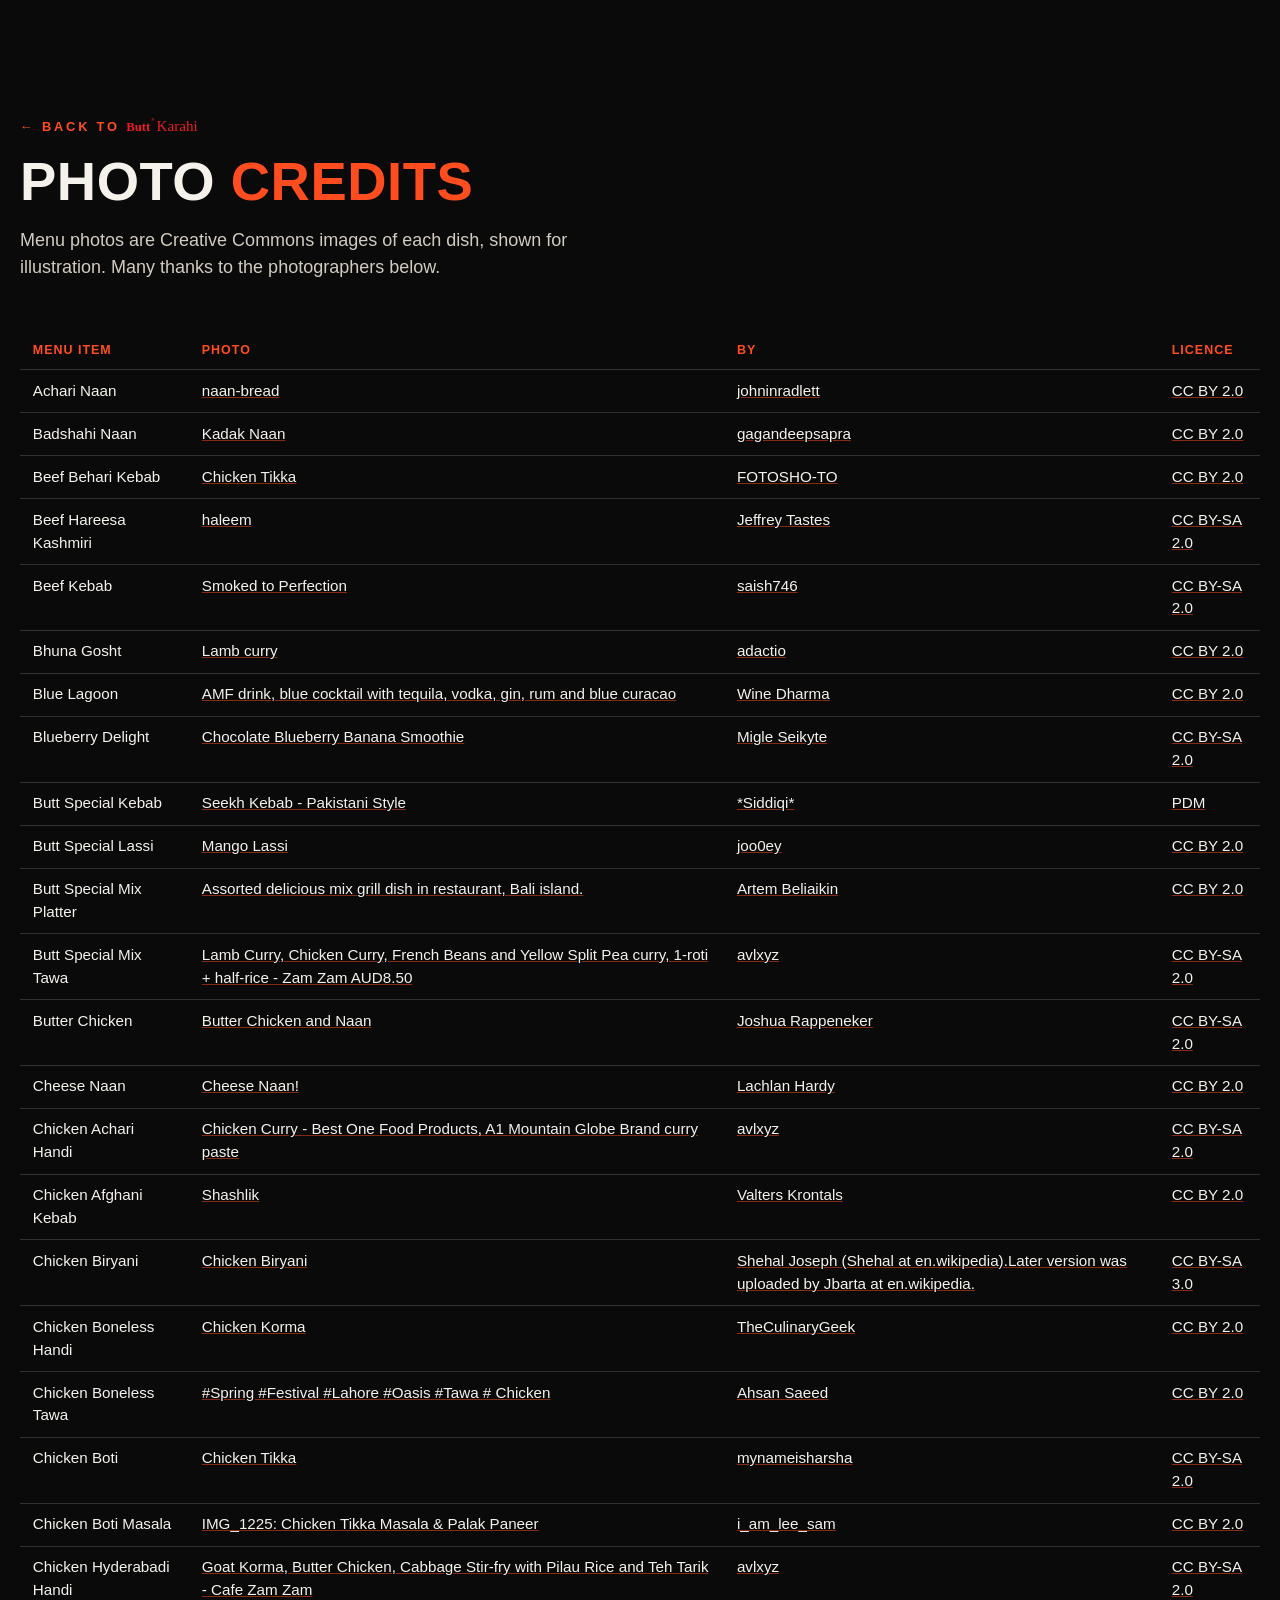
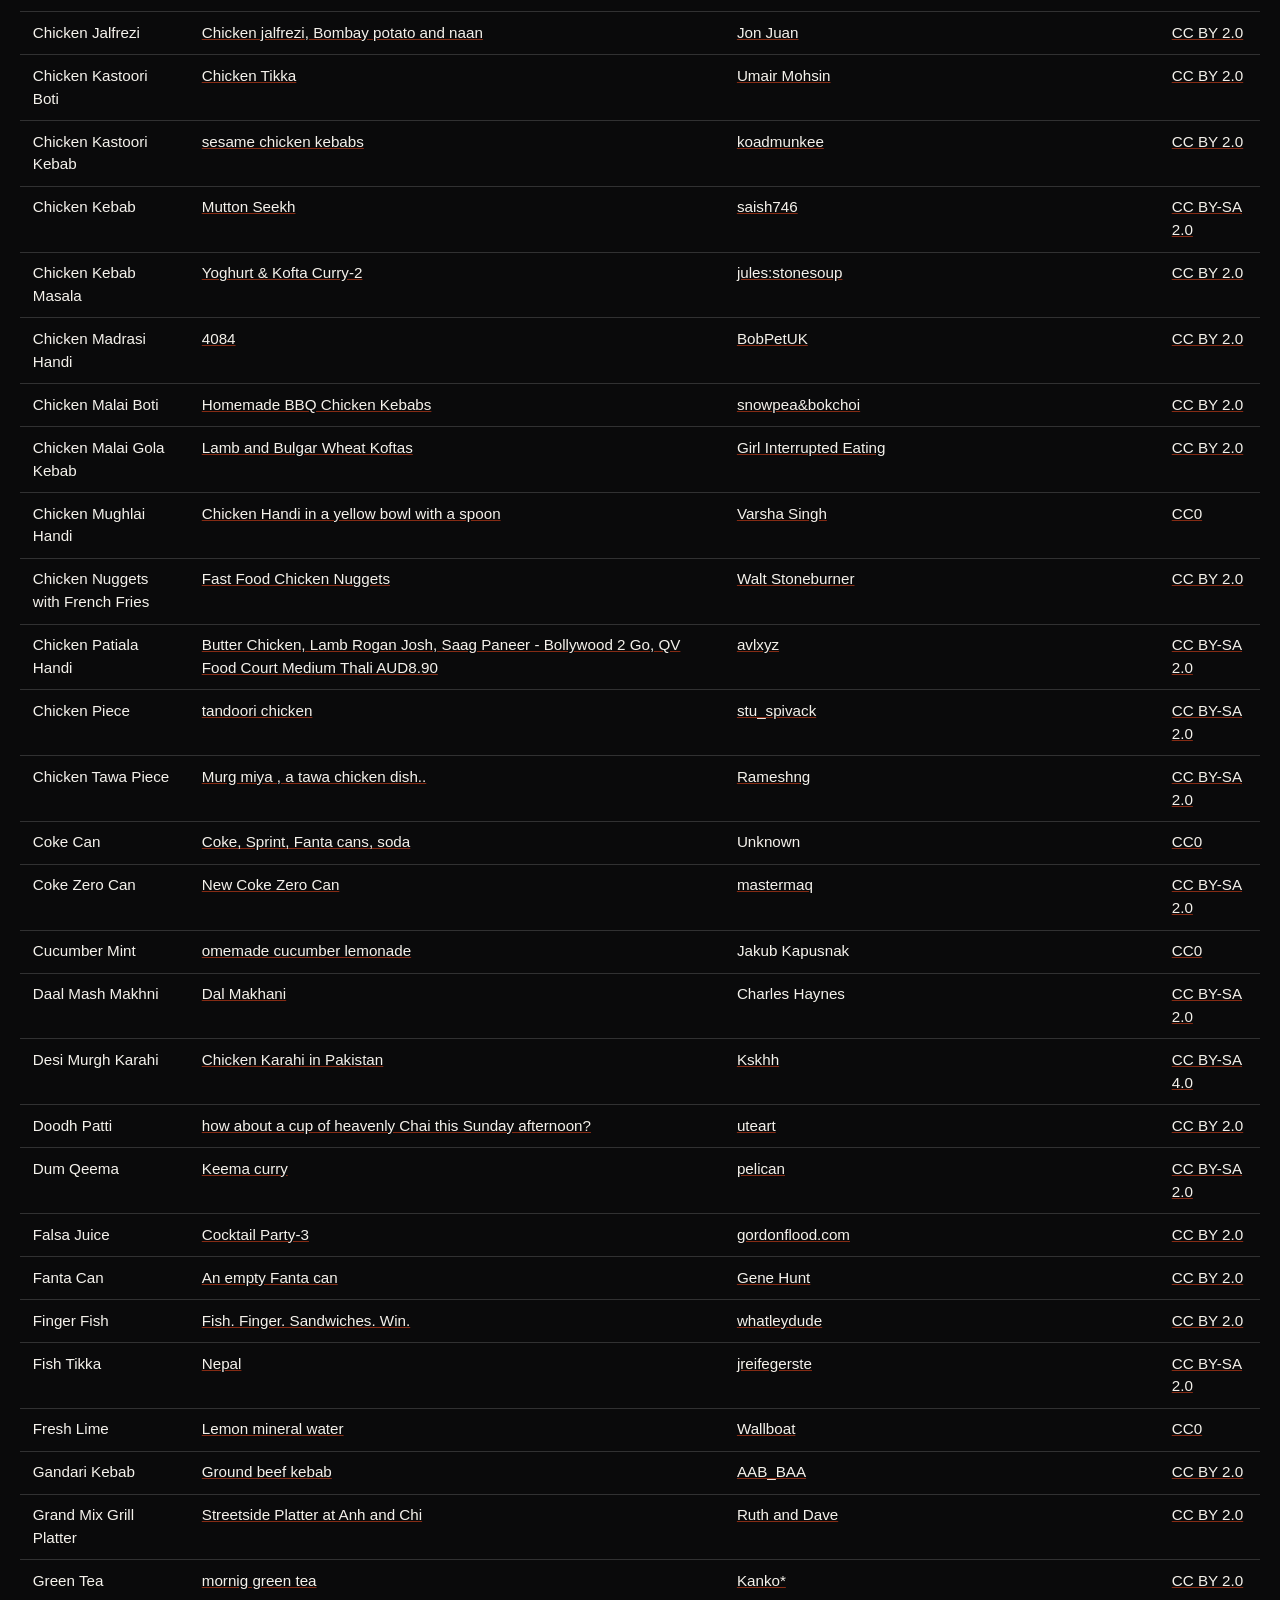
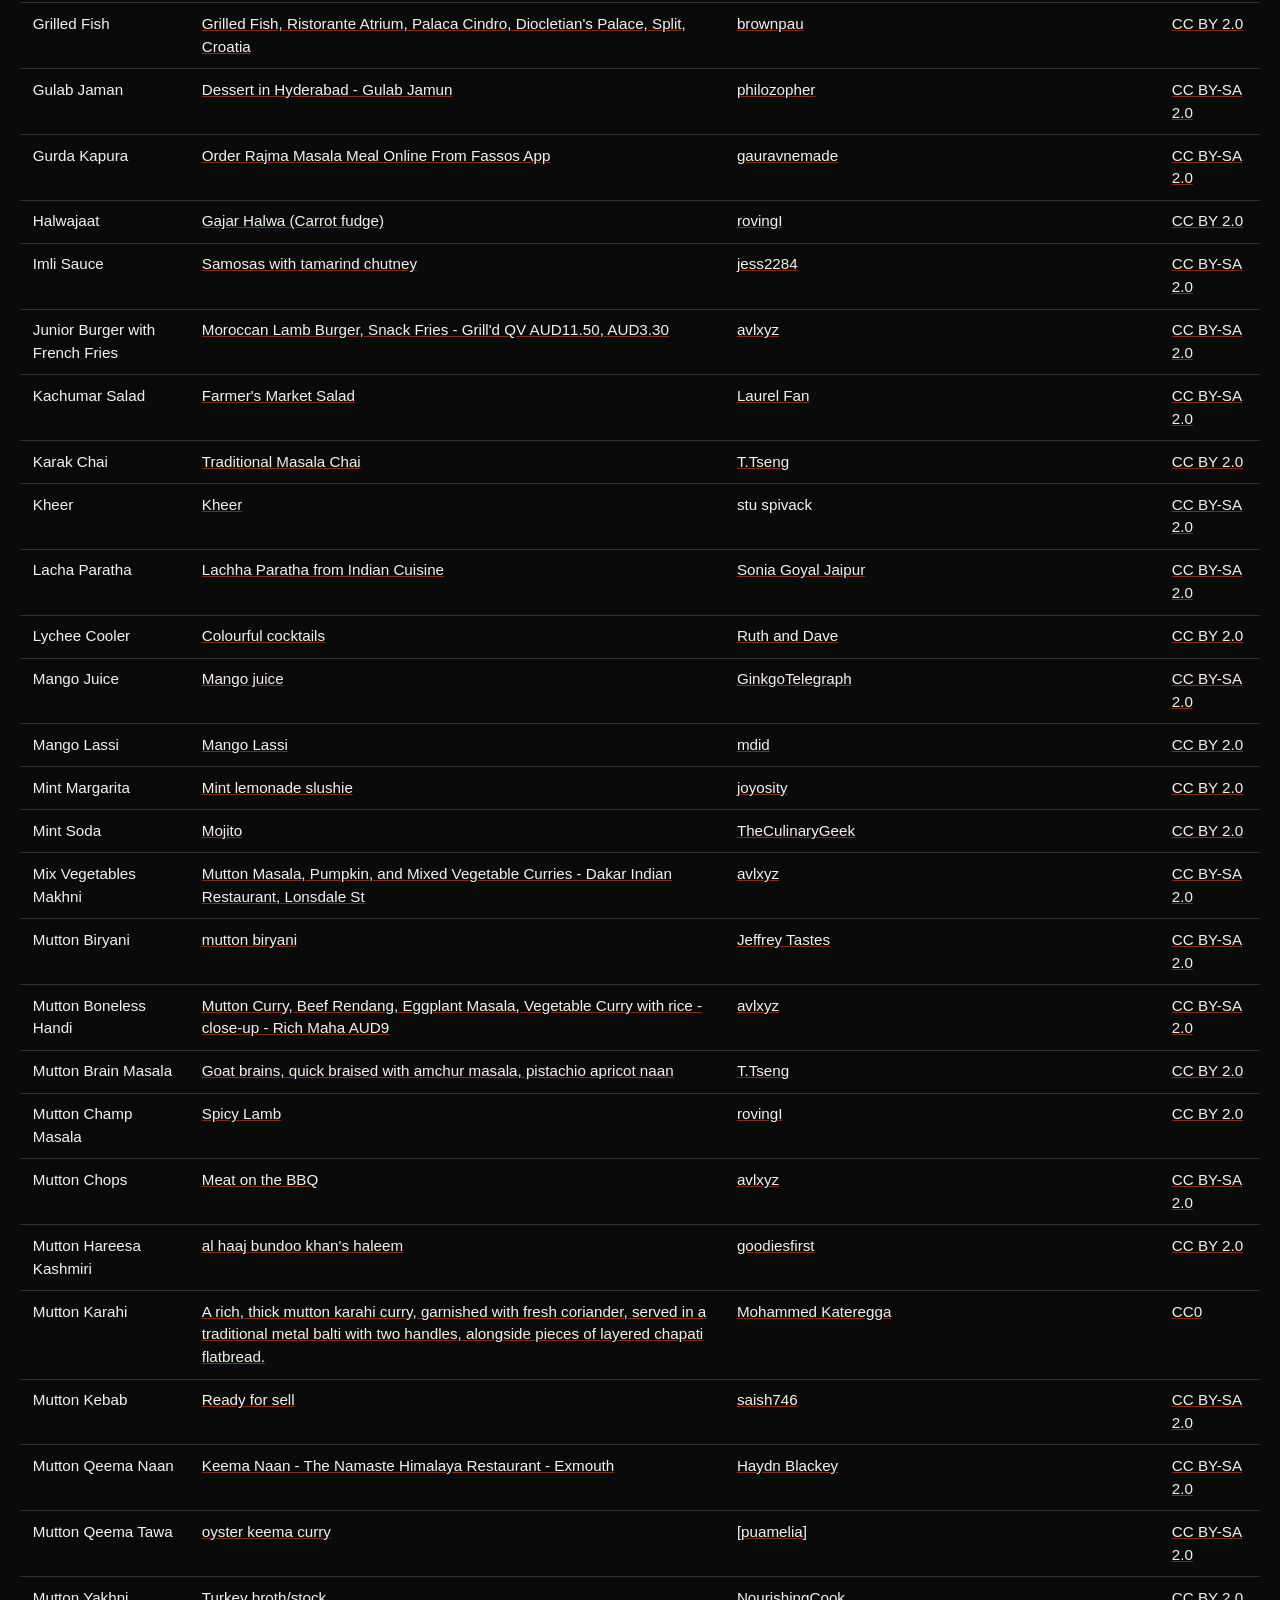
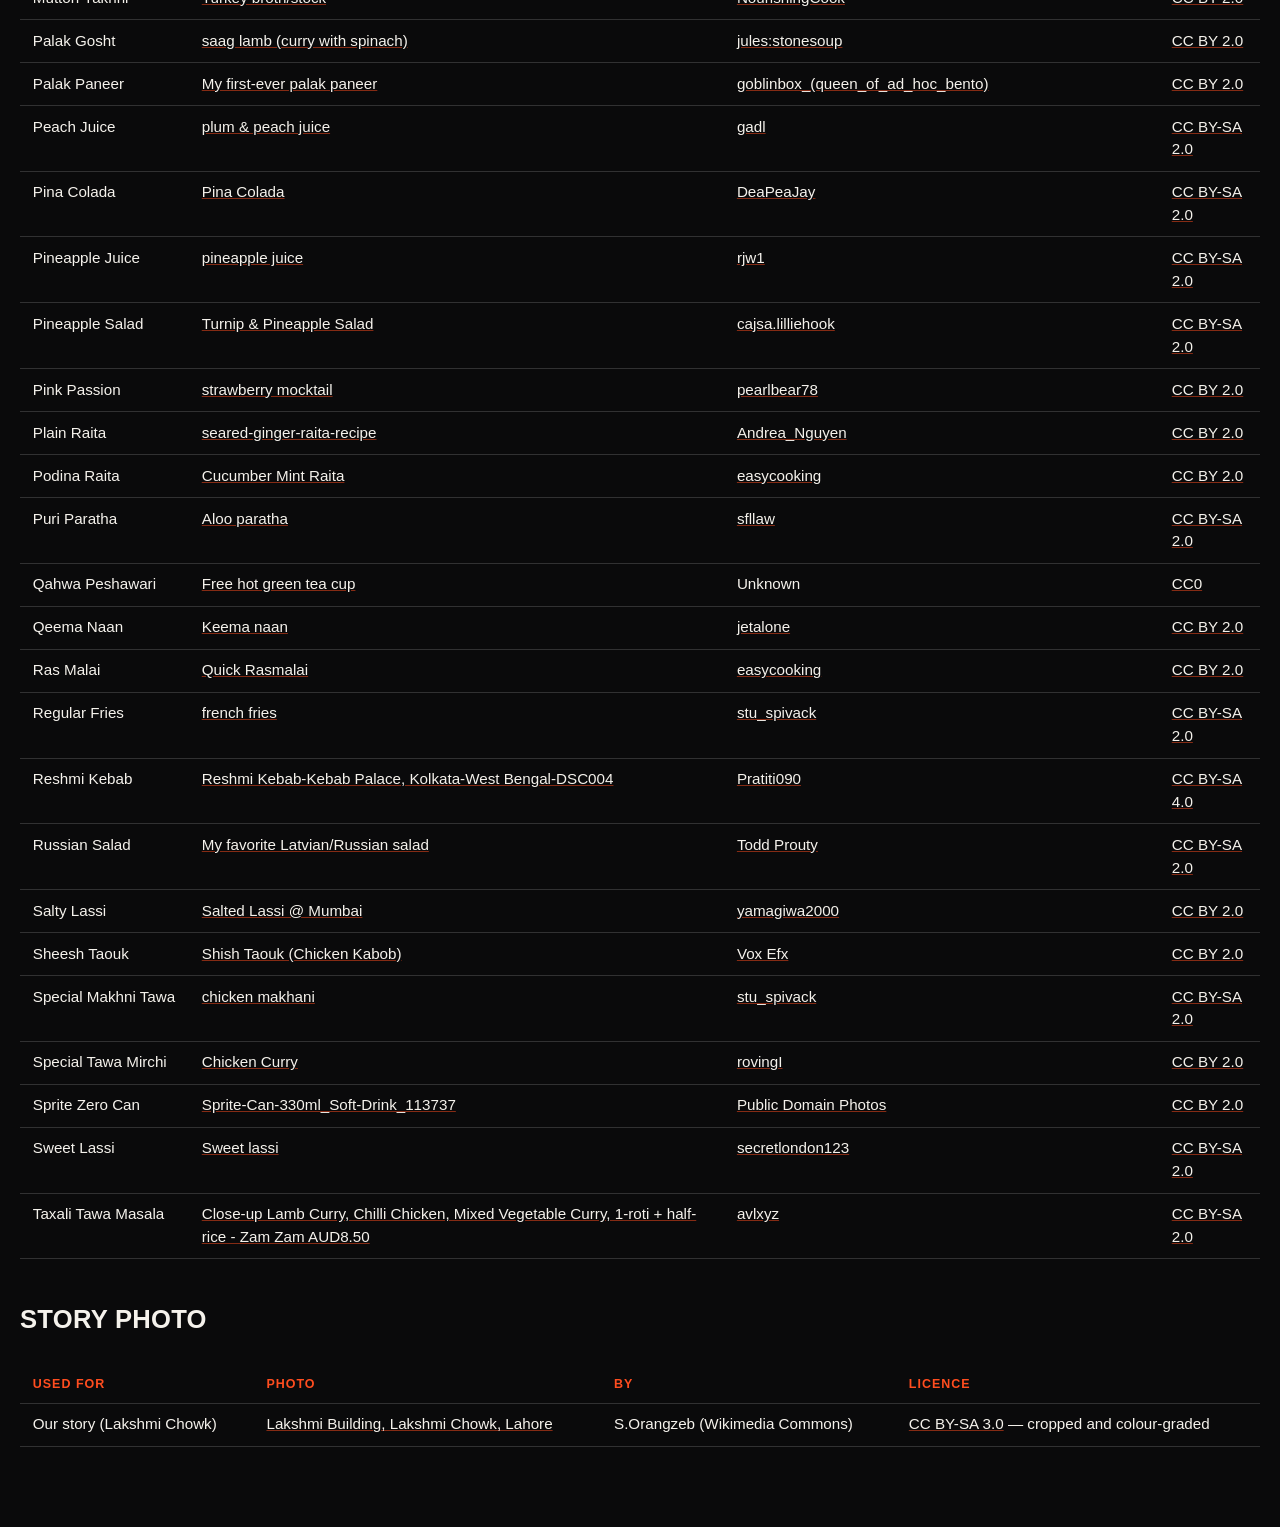
<file: credits.html>
<!DOCTYPE html>
<html lang="en">
<head>
<meta charset="UTF-8">
<meta http-equiv="Content-Security-Policy" content="default-src 'self'; script-src 'self' https://cdn.jsdelivr.net; style-src 'self' 'unsafe-inline' https://fonts.googleapis.com https://cdn.jsdelivr.net; font-src 'self' https://fonts.gstatic.com; connect-src 'self' https://*.supabase.co wss://*.supabase.co; object-src 'none'; base-uri 'self'; form-action 'self'; img-src 'self' data:">
<meta name="referrer" content="strict-origin-when-cross-origin">
<meta name="viewport" content="width=device-width, initial-scale=1.0, viewport-fit=cover">
<title>Photo Credits — Butt Karahi</title>
<meta name="robots" content="noindex">
<link rel="icon" type="image/svg+xml" href="favicon.svg">
<link href="https://fonts.googleapis.com/css2?family=Anton&family=Barlow+Condensed:wght@400;500;600;700;800&family=Great+Vibes&family=UnifrakturCook:wght@700&display=swap" rel="stylesheet">
<link rel="stylesheet" href="css/style.css">
<style>
  .credits{ padding: 7rem 0 5rem; }
  .credits h1{ font-size: clamp(2.2rem, 5vw, 3.4rem); }
  .credits p{ color: var(--muted); max-width: 60ch; }
  .credits__table{ width: 100%; border-collapse: collapse; margin-top: 2rem; font-size: .95rem; }
  .credits__table th, .credits__table td{ text-align: left; padding: .6rem .8rem; border-bottom: 1px solid var(--line); vertical-align: top; }
  .credits__table th{ color: var(--accent); text-transform: uppercase; letter-spacing: .08em; font-size: .78rem; }
  .credits__table a{ color: var(--text); text-decoration: underline; text-decoration-color: rgba(255,77,31,.5); }
  .credits__wrap{ overflow-x: auto; }
</style>
</head>
<body>
<main class="container credits">
  <a href="index.html" class="eyebrow">&larr; Back to <span class="brand"><span class="brand__butt">Butt</span><span class="brand__reg" aria-hidden="true">&reg;</span> <span class="brand__karahi">Karahi</span></span></a>
  <h1 style="margin-top:1rem">Photo <span style="color:var(--accent)">credits</span></h1>
  <p>Menu photos are Creative Commons images of each dish, shown for illustration. Many thanks to the photographers below.</p>
  <div class="credits__wrap">
  <table class="credits__table">
    <thead><tr><th>Menu item</th><th>Photo</th><th>By</th><th>Licence</th></tr></thead>
    <tbody>
      <tr><td>Achari Naan</td><td><a href="https://www.flickr.com/photos/49717666@N08/6891630765" rel="noopener" target="_blank">naan-bread</a></td><td><a href="https://www.flickr.com/photos/49717666@N08" rel="noopener" target="_blank">johninradlett</a></td><td><a href="https://creativecommons.org/licenses/by/2.0/" rel="noopener" target="_blank">CC BY 2.0</a></td></tr>
      <tr><td>Badshahi Naan</td><td><a href="https://www.flickr.com/photos/17983554@N00/5277030648" rel="noopener" target="_blank">Kadak Naan</a></td><td><a href="https://www.flickr.com/photos/17983554@N00" rel="noopener" target="_blank">gagandeepsapra</a></td><td><a href="https://creativecommons.org/licenses/by/2.0/" rel="noopener" target="_blank">CC BY 2.0</a></td></tr>
      <tr><td>Beef Behari Kebab</td><td><a href="https://www.flickr.com/photos/87193413@N00/9394739527" rel="noopener" target="_blank">Chicken Tikka</a></td><td><a href="https://www.flickr.com/photos/87193413@N00" rel="noopener" target="_blank">FOTOSHO-TO</a></td><td><a href="https://creativecommons.org/licenses/by/2.0/" rel="noopener" target="_blank">CC BY 2.0</a></td></tr>
      <tr><td>Beef Hareesa Kashmiri</td><td><a href="https://www.flickr.com/photos/92068436@N00/4894817982" rel="noopener" target="_blank">haleem</a></td><td><a href="https://www.flickr.com/photos/92068436@N00" rel="noopener" target="_blank">Jeffrey Tastes</a></td><td><a href="https://creativecommons.org/licenses/by-sa/2.0/" rel="noopener" target="_blank">CC BY-SA 2.0</a></td></tr>
      <tr><td>Beef Kebab</td><td><a href="https://www.flickr.com/photos/40873058@N00/9453863267" rel="noopener" target="_blank">Smoked to Perfection</a></td><td><a href="https://www.flickr.com/photos/40873058@N00" rel="noopener" target="_blank">saish746</a></td><td><a href="https://creativecommons.org/licenses/by-sa/2.0/" rel="noopener" target="_blank">CC BY-SA 2.0</a></td></tr>
      <tr><td>Bhuna Gosht</td><td><a href="https://www.flickr.com/photos/74105777@N00/16961169" rel="noopener" target="_blank">Lamb curry</a></td><td><a href="https://www.flickr.com/photos/74105777@N00" rel="noopener" target="_blank">adactio</a></td><td><a href="https://creativecommons.org/licenses/by/2.0/" rel="noopener" target="_blank">CC BY 2.0</a></td></tr>
      <tr><td>Blue Lagoon</td><td><a href="https://www.flickr.com/photos/31027007@N08/34671401873" rel="noopener" target="_blank">AMF drink, blue cocktail with tequila, vodka, gin, rum and blue curacao</a></td><td><a href="https://www.flickr.com/photos/31027007@N08" rel="noopener" target="_blank">Wine Dharma</a></td><td><a href="https://creativecommons.org/licenses/by/2.0/" rel="noopener" target="_blank">CC BY 2.0</a></td></tr>
      <tr><td>Blueberry Delight</td><td><a href="https://www.flickr.com/photos/69668444@N03/7689147482" rel="noopener" target="_blank">Chocolate Blueberry Banana Smoothie</a></td><td><a href="https://www.flickr.com/photos/69668444@N03" rel="noopener" target="_blank">Migle Seikyte</a></td><td><a href="https://creativecommons.org/licenses/by-sa/2.0/" rel="noopener" target="_blank">CC BY-SA 2.0</a></td></tr>
      <tr><td>Butt Special Kebab</td><td><a href="https://www.flickr.com/photos/68319403@N00/24995573542" rel="noopener" target="_blank">Seekh Kebab - Pakistani Style</a></td><td><a href="https://www.flickr.com/photos/68319403@N00" rel="noopener" target="_blank">*Siddiqi*</a></td><td><a href="https://creativecommons.org/publicdomain/mark/1.0/" rel="noopener" target="_blank">PDM</a></td></tr>
      <tr><td>Butt Special Lassi</td><td><a href="https://www.flickr.com/photos/37238219@N00/4142353694" rel="noopener" target="_blank">Mango Lassi</a></td><td><a href="https://www.flickr.com/photos/37238219@N00" rel="noopener" target="_blank">joo0ey</a></td><td><a href="https://creativecommons.org/licenses/by/2.0/" rel="noopener" target="_blank">CC BY 2.0</a></td></tr>
      <tr><td>Butt Special Mix Platter</td><td><a href="https://www.flickr.com/photos/157635012@N07/47939083858" rel="noopener" target="_blank">Assorted delicious mix grill dish in restaurant, Bali island.</a></td><td><a href="https://www.flickr.com/photos/157635012@N07" rel="noopener" target="_blank">Artem Beliaikin</a></td><td><a href="https://creativecommons.org/licenses/by/2.0/" rel="noopener" target="_blank">CC BY 2.0</a></td></tr>
      <tr><td>Butt Special Mix Tawa</td><td><a href="https://www.flickr.com/photos/10559879@N00/3716873144" rel="noopener" target="_blank">Lamb Curry, Chicken Curry, French Beans and Yellow Split Pea curry, 1-roti + half-rice - Zam Zam AUD8.50</a></td><td><a href="https://www.flickr.com/photos/10559879@N00" rel="noopener" target="_blank">avlxyz</a></td><td><a href="https://creativecommons.org/licenses/by-sa/2.0/" rel="noopener" target="_blank">CC BY-SA 2.0</a></td></tr>
      <tr><td>Butter Chicken</td><td><a href="https://www.flickr.com/photos/41894167210@N01/416383475" rel="noopener" target="_blank">Butter Chicken and Naan</a></td><td><a href="https://www.flickr.com/photos/41894167210@N01" rel="noopener" target="_blank">Joshua Rappeneker</a></td><td><a href="https://creativecommons.org/licenses/by-sa/2.0/" rel="noopener" target="_blank">CC BY-SA 2.0</a></td></tr>
      <tr><td>Cheese Naan</td><td><a href="https://www.flickr.com/photos/98983159@N00/2528006592" rel="noopener" target="_blank">Cheese Naan!</a></td><td><a href="https://www.flickr.com/photos/98983159@N00" rel="noopener" target="_blank">Lachlan Hardy</a></td><td><a href="https://creativecommons.org/licenses/by/2.0/" rel="noopener" target="_blank">CC BY 2.0</a></td></tr>
      <tr><td>Chicken Achari Handi</td><td><a href="https://www.flickr.com/photos/10559879@N00/3988458802" rel="noopener" target="_blank">Chicken Curry - Best One Food Products, A1 Mountain Globe Brand curry paste</a></td><td><a href="https://www.flickr.com/photos/10559879@N00" rel="noopener" target="_blank">avlxyz</a></td><td><a href="https://creativecommons.org/licenses/by-sa/2.0/" rel="noopener" target="_blank">CC BY-SA 2.0</a></td></tr>
      <tr><td>Chicken Afghani Kebab</td><td><a href="https://www.flickr.com/photos/53442856@N06/7668715414" rel="noopener" target="_blank">Shashlik</a></td><td><a href="https://www.flickr.com/photos/53442856@N06" rel="noopener" target="_blank">Valters Krontals</a></td><td><a href="https://creativecommons.org/licenses/by/2.0/" rel="noopener" target="_blank">CC BY 2.0</a></td></tr>
      <tr><td>Chicken Biryani</td><td><a href="https://commons.wikimedia.org/w/index.php?curid=10799400" rel="noopener" target="_blank">Chicken Biryani</a></td><td><a href="https://en.wikipedia.org/wiki/User:Shehal" rel="noopener" target="_blank">Shehal Joseph (Shehal at en.wikipedia).Later version was uploaded by Jbarta at en.wikipedia.</a></td><td><a href="https://creativecommons.org/licenses/by-sa/3.0/" rel="noopener" target="_blank">CC BY-SA 3.0</a></td></tr>
      <tr><td>Chicken Boneless Handi</td><td><a href="https://www.flickr.com/photos/72949902@N00/4944774285" rel="noopener" target="_blank">Chicken Korma</a></td><td><a href="https://www.flickr.com/photos/72949902@N00" rel="noopener" target="_blank">TheCulinaryGeek</a></td><td><a href="https://creativecommons.org/licenses/by/2.0/" rel="noopener" target="_blank">CC BY 2.0</a></td></tr>
      <tr><td>Chicken Boneless Tawa</td><td><a href="https://www.flickr.com/photos/27310159@N03/16631203701" rel="noopener" target="_blank">#Spring #Festival #Lahore #Oasis #Tawa # Chicken</a></td><td><a href="https://www.flickr.com/photos/27310159@N03" rel="noopener" target="_blank">Ahsan Saeed</a></td><td><a href="https://creativecommons.org/licenses/by/2.0/" rel="noopener" target="_blank">CC BY 2.0</a></td></tr>
      <tr><td>Chicken Boti</td><td><a href="https://www.flickr.com/photos/27526538@N07/4901174391" rel="noopener" target="_blank">Chicken Tikka</a></td><td><a href="https://www.flickr.com/photos/27526538@N07" rel="noopener" target="_blank">mynameisharsha</a></td><td><a href="https://creativecommons.org/licenses/by-sa/2.0/" rel="noopener" target="_blank">CC BY-SA 2.0</a></td></tr>
      <tr><td>Chicken Boti Masala</td><td><a href="https://www.flickr.com/photos/77242027@N00/4028086451" rel="noopener" target="_blank">IMG_1225: Chicken Tikka Masala &amp; Palak Paneer</a></td><td><a href="https://www.flickr.com/photos/77242027@N00" rel="noopener" target="_blank">i_am_lee_sam</a></td><td><a href="https://creativecommons.org/licenses/by/2.0/" rel="noopener" target="_blank">CC BY 2.0</a></td></tr>
      <tr><td>Chicken Hyderabadi Handi</td><td><a href="https://www.flickr.com/photos/10559879@N00/608627954" rel="noopener" target="_blank">Goat Korma, Butter Chicken, Cabbage Stir-fry with Pilau Rice and Teh Tarik - Cafe Zam Zam</a></td><td><a href="https://www.flickr.com/photos/10559879@N00" rel="noopener" target="_blank">avlxyz</a></td><td><a href="https://creativecommons.org/licenses/by-sa/2.0/" rel="noopener" target="_blank">CC BY-SA 2.0</a></td></tr>
      <tr><td>Chicken Jalfrezi</td><td><a href="https://www.flickr.com/photos/96297851@N00/8283887293" rel="noopener" target="_blank">Chicken jalfrezi, Bombay potato and naan</a></td><td><a href="https://www.flickr.com/photos/96297851@N00" rel="noopener" target="_blank">Jon Juan</a></td><td><a href="https://creativecommons.org/licenses/by/2.0/" rel="noopener" target="_blank">CC BY 2.0</a></td></tr>
      <tr><td>Chicken Kastoori Boti</td><td><a href="https://www.flickr.com/photos/97409368@N00/3372859810" rel="noopener" target="_blank">Chicken Tikka</a></td><td><a href="https://www.flickr.com/photos/97409368@N00" rel="noopener" target="_blank">Umair Mohsin</a></td><td><a href="https://creativecommons.org/licenses/by/2.0/" rel="noopener" target="_blank">CC BY 2.0</a></td></tr>
      <tr><td>Chicken Kastoori Kebab</td><td><a href="https://www.flickr.com/photos/29946035@N08/3803634285" rel="noopener" target="_blank">sesame chicken kebabs</a></td><td><a href="https://www.flickr.com/photos/29946035@N08" rel="noopener" target="_blank">koadmunkee</a></td><td><a href="https://creativecommons.org/licenses/by/2.0/" rel="noopener" target="_blank">CC BY 2.0</a></td></tr>
      <tr><td>Chicken Kebab</td><td><a href="https://www.flickr.com/photos/40873058@N00/9454117913" rel="noopener" target="_blank">Mutton Seekh</a></td><td><a href="https://www.flickr.com/photos/40873058@N00" rel="noopener" target="_blank">saish746</a></td><td><a href="https://creativecommons.org/licenses/by-sa/2.0/" rel="noopener" target="_blank">CC BY-SA 2.0</a></td></tr>
      <tr><td>Chicken Kebab Masala</td><td><a href="https://www.flickr.com/photos/58367355@N00/20044623215" rel="noopener" target="_blank">Yoghurt &amp; Kofta Curry-2</a></td><td><a href="https://www.flickr.com/photos/58367355@N00" rel="noopener" target="_blank">jules:stonesoup</a></td><td><a href="https://creativecommons.org/licenses/by/2.0/" rel="noopener" target="_blank">CC BY 2.0</a></td></tr>
      <tr><td>Chicken Madrasi Handi</td><td><a href="https://www.flickr.com/photos/22179048@N05/8664676647" rel="noopener" target="_blank">4084</a></td><td><a href="https://www.flickr.com/photos/22179048@N05" rel="noopener" target="_blank">BobPetUK</a></td><td><a href="https://creativecommons.org/licenses/by/2.0/" rel="noopener" target="_blank">CC BY 2.0</a></td></tr>
      <tr><td>Chicken Malai Boti</td><td><a href="https://www.flickr.com/photos/28531775@N06/4663048293" rel="noopener" target="_blank">Homemade BBQ Chicken Kebabs</a></td><td><a href="https://www.flickr.com/photos/28531775@N06" rel="noopener" target="_blank">snowpea&amp;bokchoi</a></td><td><a href="https://creativecommons.org/licenses/by/2.0/" rel="noopener" target="_blank">CC BY 2.0</a></td></tr>
      <tr><td>Chicken Malai Gola Kebab</td><td><a href="https://www.flickr.com/photos/35468144810@N01/8178440351" rel="noopener" target="_blank">Lamb and Bulgar Wheat Koftas</a></td><td><a href="https://www.flickr.com/photos/35468144810@N01" rel="noopener" target="_blank">Girl Interrupted Eating</a></td><td><a href="https://creativecommons.org/licenses/by/2.0/" rel="noopener" target="_blank">CC BY 2.0</a></td></tr>
      <tr><td>Chicken Mughlai Handi</td><td><a href="https://wordpress.org/photos/photo/25865d1a77/" rel="noopener" target="_blank">Chicken Handi in a yellow bowl with a spoon</a></td><td><a href="https://wbcomdesigns.com/" rel="noopener" target="_blank">Varsha Singh</a></td><td><a href="https://creativecommons.org/publicdomain/zero/1.0/" rel="noopener" target="_blank">CC0</a></td></tr>
      <tr><td>Chicken Nuggets with French Fries</td><td><a href="https://www.flickr.com/photos/8404611@N06/14243316316" rel="noopener" target="_blank">Fast Food Chicken Nuggets</a></td><td><a href="https://www.flickr.com/photos/8404611@N06" rel="noopener" target="_blank">Walt Stoneburner</a></td><td><a href="https://creativecommons.org/licenses/by/2.0/" rel="noopener" target="_blank">CC BY 2.0</a></td></tr>
      <tr><td>Chicken Patiala Handi</td><td><a href="https://www.flickr.com/photos/10559879@N00/2554594775" rel="noopener" target="_blank">Butter Chicken, Lamb Rogan Josh, Saag Paneer - Bollywood 2 Go, QV Food Court Medium Thali AUD8.90</a></td><td><a href="https://www.flickr.com/photos/10559879@N00" rel="noopener" target="_blank">avlxyz</a></td><td><a href="https://creativecommons.org/licenses/by-sa/2.0/" rel="noopener" target="_blank">CC BY-SA 2.0</a></td></tr>
      <tr><td>Chicken Piece</td><td><a href="https://www.flickr.com/photos/35034346243@N01/14636456528" rel="noopener" target="_blank">tandoori chicken</a></td><td><a href="https://www.flickr.com/photos/35034346243@N01" rel="noopener" target="_blank">stu_spivack</a></td><td><a href="https://creativecommons.org/licenses/by-sa/2.0/" rel="noopener" target="_blank">CC BY-SA 2.0</a></td></tr>
      <tr><td>Chicken Tawa Piece</td><td><a href="https://www.flickr.com/photos/39107352@N08/27628817572" rel="noopener" target="_blank">Murg miya , a tawa chicken dish..</a></td><td><a href="https://www.flickr.com/photos/39107352@N08" rel="noopener" target="_blank">Rameshng</a></td><td><a href="https://creativecommons.org/licenses/by-sa/2.0/" rel="noopener" target="_blank">CC BY-SA 2.0</a></td></tr>
      <tr><td>Coke Can</td><td><a href="https://www.rawpixel.com/image/6113550/photo-image-public-domain-leaf-plant" rel="noopener" target="_blank">Coke, Sprint, Fanta cans, soda</a></td><td>Unknown</td><td><a href="https://creativecommons.org/publicdomain/zero/1.0/" rel="noopener" target="_blank">CC0</a></td></tr>
      <tr><td>Coke Zero Can</td><td><a href="https://www.flickr.com/photos/24311648@N00/393754538" rel="noopener" target="_blank">New Coke Zero Can</a></td><td><a href="https://www.flickr.com/photos/24311648@N00" rel="noopener" target="_blank">mastermaq</a></td><td><a href="https://creativecommons.org/licenses/by-sa/2.0/" rel="noopener" target="_blank">CC BY-SA 2.0</a></td></tr>
      <tr><td>Cucumber Mint</td><td><a href="https://www.rawpixel.com/image/447948/free-photo-image-cucumber-lemonade-green" rel="noopener" target="_blank">omemade cucumber lemonade</a></td><td>Jakub Kapusnak</td><td><a href="https://creativecommons.org/publicdomain/zero/1.0/" rel="noopener" target="_blank">CC0</a></td></tr>
      <tr><td>Daal Mash Makhni</td><td><a href="https://commons.wikimedia.org/w/index.php?curid=6206189" rel="noopener" target="_blank">Dal Makhani</a></td><td>Charles Haynes</td><td><a href="https://creativecommons.org/licenses/by-sa/2.0/" rel="noopener" target="_blank">CC BY-SA 2.0</a></td></tr>
      <tr><td>Desi Murgh Karahi</td><td><a href="https://commons.wikimedia.org/w/index.php?curid=114995569" rel="noopener" target="_blank">Chicken Karahi in Pakistan</a></td><td><a href="https://commons.wikimedia.org/wiki/User:Kskhh" rel="noopener" target="_blank">Kskhh</a></td><td><a href="https://creativecommons.org/licenses/by-sa/4.0/" rel="noopener" target="_blank">CC BY-SA 4.0</a></td></tr>
      <tr><td>Doodh Patti</td><td><a href="https://www.flickr.com/photos/47346831@N00/3206781456" rel="noopener" target="_blank">how about a cup of heavenly Chai this Sunday afternoon?</a></td><td><a href="https://www.flickr.com/photos/47346831@N00" rel="noopener" target="_blank">uteart</a></td><td><a href="https://creativecommons.org/licenses/by/2.0/" rel="noopener" target="_blank">CC BY 2.0</a></td></tr>
      <tr><td>Dum Qeema</td><td><a href="https://www.flickr.com/photos/85936780@N00/6619895781" rel="noopener" target="_blank">Keema curry</a></td><td><a href="https://www.flickr.com/photos/85936780@N00" rel="noopener" target="_blank">pelican</a></td><td><a href="https://creativecommons.org/licenses/by-sa/2.0/" rel="noopener" target="_blank">CC BY-SA 2.0</a></td></tr>
      <tr><td>Falsa Juice</td><td><a href="https://www.flickr.com/photos/90074625@N00/3439622646" rel="noopener" target="_blank">Cocktail Party-3</a></td><td><a href="https://www.flickr.com/photos/90074625@N00" rel="noopener" target="_blank">gordonflood.com</a></td><td><a href="https://creativecommons.org/licenses/by/2.0/" rel="noopener" target="_blank">CC BY 2.0</a></td></tr>
      <tr><td>Fanta Can</td><td><a href="https://www.flickr.com/photos/90384027@N00/4072983671" rel="noopener" target="_blank">An empty Fanta can</a></td><td><a href="https://www.flickr.com/photos/90384027@N00" rel="noopener" target="_blank">Gene Hunt</a></td><td><a href="https://creativecommons.org/licenses/by/2.0/" rel="noopener" target="_blank">CC BY 2.0</a></td></tr>
      <tr><td>Finger Fish</td><td><a href="https://www.flickr.com/photos/85318305@N00/6147567181" rel="noopener" target="_blank">Fish. Finger. Sandwiches. Win.</a></td><td><a href="https://www.flickr.com/photos/85318305@N00" rel="noopener" target="_blank">whatleydude</a></td><td><a href="https://creativecommons.org/licenses/by/2.0/" rel="noopener" target="_blank">CC BY 2.0</a></td></tr>
      <tr><td>Fish Tikka</td><td><a href="https://www.flickr.com/photos/28621876@N08/8630978591" rel="noopener" target="_blank">Nepal</a></td><td><a href="https://www.flickr.com/photos/28621876@N08" rel="noopener" target="_blank">jreifegerste</a></td><td><a href="https://creativecommons.org/licenses/by-sa/2.0/" rel="noopener" target="_blank">CC BY-SA 2.0</a></td></tr>
      <tr><td>Fresh Lime</td><td><a href="https://www.flickr.com/photos/151415985@N06/36743625773" rel="noopener" target="_blank">Lemon mineral water</a></td><td><a href="https://www.flickr.com/photos/151415985@N06" rel="noopener" target="_blank">Wallboat</a></td><td><a href="https://creativecommons.org/publicdomain/zero/1.0/" rel="noopener" target="_blank">CC0</a></td></tr>
      <tr><td>Gandari Kebab</td><td><a href="https://www.flickr.com/photos/94540264@N06/15006443834" rel="noopener" target="_blank">Ground beef kebab</a></td><td><a href="https://www.flickr.com/photos/94540264@N06" rel="noopener" target="_blank">AAB_BAA</a></td><td><a href="https://creativecommons.org/licenses/by/2.0/" rel="noopener" target="_blank">CC BY 2.0</a></td></tr>
      <tr><td>Grand Mix Grill Platter</td><td><a href="https://www.flickr.com/photos/95142644@N00/24449355688" rel="noopener" target="_blank">Streetside Platter at Anh and Chi</a></td><td><a href="https://www.flickr.com/photos/95142644@N00" rel="noopener" target="_blank">Ruth and Dave</a></td><td><a href="https://creativecommons.org/licenses/by/2.0/" rel="noopener" target="_blank">CC BY 2.0</a></td></tr>
      <tr><td>Green Tea</td><td><a href="https://www.flickr.com/photos/29282750@N00/83154603" rel="noopener" target="_blank">mornig green tea</a></td><td><a href="https://www.flickr.com/photos/29282750@N00" rel="noopener" target="_blank">Kanko*</a></td><td><a href="https://creativecommons.org/licenses/by/2.0/" rel="noopener" target="_blank">CC BY 2.0</a></td></tr>
      <tr><td>Grilled Fish</td><td><a href="https://www.flickr.com/photos/44124483743@N01/7176159319" rel="noopener" target="_blank">Grilled Fish, Ristorante Atrium, Palaca Cindro, Diocletian&#x27;s Palace, Split, Croatia</a></td><td><a href="https://www.flickr.com/photos/44124483743@N01" rel="noopener" target="_blank">brownpau</a></td><td><a href="https://creativecommons.org/licenses/by/2.0/" rel="noopener" target="_blank">CC BY 2.0</a></td></tr>
      <tr><td>Gulab Jaman</td><td><a href="https://www.flickr.com/photos/75455383@N00/5266114073" rel="noopener" target="_blank">Dessert in Hyderabad - Gulab Jamun</a></td><td><a href="https://www.flickr.com/photos/75455383@N00" rel="noopener" target="_blank">philozopher</a></td><td><a href="https://creativecommons.org/licenses/by-sa/2.0/" rel="noopener" target="_blank">CC BY-SA 2.0</a></td></tr>
      <tr><td>Gurda Kapura</td><td><a href="https://www.flickr.com/photos/135719360@N06/32081557778" rel="noopener" target="_blank">Order Rajma Masala Meal Online From Fassos App</a></td><td><a href="https://www.flickr.com/photos/135719360@N06" rel="noopener" target="_blank">gauravnemade</a></td><td><a href="https://creativecommons.org/licenses/by-sa/2.0/" rel="noopener" target="_blank">CC BY-SA 2.0</a></td></tr>
      <tr><td>Halwajaat</td><td><a href="https://www.flickr.com/photos/70522326@N00/1518381568" rel="noopener" target="_blank">Gajar Halwa (Carrot fudge)</a></td><td><a href="https://www.flickr.com/photos/70522326@N00" rel="noopener" target="_blank">rovingI</a></td><td><a href="https://creativecommons.org/licenses/by/2.0/" rel="noopener" target="_blank">CC BY 2.0</a></td></tr>
      <tr><td>Imli Sauce</td><td><a href="https://www.flickr.com/photos/49744078@N00/3210119605" rel="noopener" target="_blank">Samosas with tamarind chutney</a></td><td><a href="https://www.flickr.com/photos/49744078@N00" rel="noopener" target="_blank">jess2284</a></td><td><a href="https://creativecommons.org/licenses/by-sa/2.0/" rel="noopener" target="_blank">CC BY-SA 2.0</a></td></tr>
      <tr><td>Junior Burger with French Fries</td><td><a href="https://www.flickr.com/photos/10559879@N00/4635442152" rel="noopener" target="_blank">Moroccan Lamb Burger, Snack Fries - Grill&#x27;d QV AUD11.50, AUD3.30</a></td><td><a href="https://www.flickr.com/photos/10559879@N00" rel="noopener" target="_blank">avlxyz</a></td><td><a href="https://creativecommons.org/licenses/by-sa/2.0/" rel="noopener" target="_blank">CC BY-SA 2.0</a></td></tr>
      <tr><td>Kachumar Salad</td><td><a href="https://www.flickr.com/photos/18295242@N00/51341407" rel="noopener" target="_blank">Farmer&#x27;s Market Salad</a></td><td><a href="https://www.flickr.com/photos/18295242@N00" rel="noopener" target="_blank">Laurel Fan</a></td><td><a href="https://creativecommons.org/licenses/by-sa/2.0/" rel="noopener" target="_blank">CC BY-SA 2.0</a></td></tr>
      <tr><td>Karak Chai</td><td><a href="https://www.flickr.com/photos/68147320@N02/14519574541" rel="noopener" target="_blank">Traditional Masala Chai</a></td><td><a href="https://www.flickr.com/photos/68147320@N02" rel="noopener" target="_blank">T.Tseng</a></td><td><a href="https://creativecommons.org/licenses/by/2.0/" rel="noopener" target="_blank">CC BY 2.0</a></td></tr>
      <tr><td>Kheer</td><td><a href="https://commons.wikimedia.org/w/index.php?curid=6931034" rel="noopener" target="_blank">Kheer</a></td><td>stu spivack</td><td><a href="https://creativecommons.org/licenses/by-sa/2.0/" rel="noopener" target="_blank">CC BY-SA 2.0</a></td></tr>
      <tr><td>Lacha Paratha</td><td><a href="https://www.flickr.com/photos/115727405@N06/15212214465" rel="noopener" target="_blank">Lachha Paratha from Indian Cuisine</a></td><td><a href="https://www.flickr.com/photos/115727405@N06" rel="noopener" target="_blank">Sonia Goyal Jaipur</a></td><td><a href="https://creativecommons.org/licenses/by-sa/2.0/" rel="noopener" target="_blank">CC BY-SA 2.0</a></td></tr>
      <tr><td>Lychee Cooler</td><td><a href="https://www.flickr.com/photos/95142644@N00/2879198548" rel="noopener" target="_blank">Colourful cocktails</a></td><td><a href="https://www.flickr.com/photos/95142644@N00" rel="noopener" target="_blank">Ruth and Dave</a></td><td><a href="https://creativecommons.org/licenses/by/2.0/" rel="noopener" target="_blank">CC BY 2.0</a></td></tr>
      <tr><td>Mango Juice</td><td><a href="https://www.flickr.com/photos/40998509@N02/8397119665" rel="noopener" target="_blank">Mango juice</a></td><td><a href="https://www.flickr.com/photos/40998509@N02" rel="noopener" target="_blank">GinkgoTelegraph</a></td><td><a href="https://creativecommons.org/licenses/by-sa/2.0/" rel="noopener" target="_blank">CC BY-SA 2.0</a></td></tr>
      <tr><td>Mango Lassi</td><td><a href="https://www.flickr.com/photos/58246614@N00/3337098232" rel="noopener" target="_blank">Mango Lassi</a></td><td><a href="https://www.flickr.com/photos/58246614@N00" rel="noopener" target="_blank">mdid</a></td><td><a href="https://creativecommons.org/licenses/by/2.0/" rel="noopener" target="_blank">CC BY 2.0</a></td></tr>
      <tr><td>Mint Margarita</td><td><a href="https://www.flickr.com/photos/33993074@N00/9321371628" rel="noopener" target="_blank">Mint lemonade slushie</a></td><td><a href="https://www.flickr.com/photos/33993074@N00" rel="noopener" target="_blank">joyosity</a></td><td><a href="https://creativecommons.org/licenses/by/2.0/" rel="noopener" target="_blank">CC BY 2.0</a></td></tr>
      <tr><td>Mint Soda</td><td><a href="https://www.flickr.com/photos/72949902@N00/5084101811" rel="noopener" target="_blank">Mojito</a></td><td><a href="https://www.flickr.com/photos/72949902@N00" rel="noopener" target="_blank">TheCulinaryGeek</a></td><td><a href="https://creativecommons.org/licenses/by/2.0/" rel="noopener" target="_blank">CC BY 2.0</a></td></tr>
      <tr><td>Mix Vegetables Makhni</td><td><a href="https://www.flickr.com/photos/10559879@N00/1040262550" rel="noopener" target="_blank">Mutton Masala, Pumpkin, and Mixed Vegetable Curries - Dakar Indian Restaurant, Lonsdale St</a></td><td><a href="https://www.flickr.com/photos/10559879@N00" rel="noopener" target="_blank">avlxyz</a></td><td><a href="https://creativecommons.org/licenses/by-sa/2.0/" rel="noopener" target="_blank">CC BY-SA 2.0</a></td></tr>
      <tr><td>Mutton Biryani</td><td><a href="https://www.flickr.com/photos/92068436@N00/4894233343" rel="noopener" target="_blank">mutton biryani</a></td><td><a href="https://www.flickr.com/photos/92068436@N00" rel="noopener" target="_blank">Jeffrey Tastes</a></td><td><a href="https://creativecommons.org/licenses/by-sa/2.0/" rel="noopener" target="_blank">CC BY-SA 2.0</a></td></tr>
      <tr><td>Mutton Boneless Handi</td><td><a href="https://www.flickr.com/photos/10559879@N00/4407913861" rel="noopener" target="_blank">Mutton Curry, Beef Rendang, Eggplant Masala, Vegetable Curry with rice - close-up - Rich Maha AUD9</a></td><td><a href="https://www.flickr.com/photos/10559879@N00" rel="noopener" target="_blank">avlxyz</a></td><td><a href="https://creativecommons.org/licenses/by-sa/2.0/" rel="noopener" target="_blank">CC BY-SA 2.0</a></td></tr>
      <tr><td>Mutton Brain Masala</td><td><a href="https://www.flickr.com/photos/68147320@N02/13261535134" rel="noopener" target="_blank">Goat brains, quick braised with amchur masala, pistachio apricot naan</a></td><td><a href="https://www.flickr.com/photos/68147320@N02" rel="noopener" target="_blank">T.Tseng</a></td><td><a href="https://creativecommons.org/licenses/by/2.0/" rel="noopener" target="_blank">CC BY 2.0</a></td></tr>
      <tr><td>Mutton Champ Masala</td><td><a href="https://www.flickr.com/photos/70522326@N00/2144143221" rel="noopener" target="_blank">Spicy Lamb</a></td><td><a href="https://www.flickr.com/photos/70522326@N00" rel="noopener" target="_blank">rovingI</a></td><td><a href="https://creativecommons.org/licenses/by/2.0/" rel="noopener" target="_blank">CC BY 2.0</a></td></tr>
      <tr><td>Mutton Chops</td><td><a href="https://www.flickr.com/photos/10559879@N00/3205069773" rel="noopener" target="_blank">Meat on the BBQ</a></td><td><a href="https://www.flickr.com/photos/10559879@N00" rel="noopener" target="_blank">avlxyz</a></td><td><a href="https://creativecommons.org/licenses/by-sa/2.0/" rel="noopener" target="_blank">CC BY-SA 2.0</a></td></tr>
      <tr><td>Mutton Hareesa Kashmiri</td><td><a href="https://www.flickr.com/photos/49215102@N00/11389731965" rel="noopener" target="_blank">al haaj bundoo khan&#x27;s haleem</a></td><td><a href="https://www.flickr.com/photos/49215102@N00" rel="noopener" target="_blank">goodiesfirst</a></td><td><a href="https://creativecommons.org/licenses/by/2.0/" rel="noopener" target="_blank">CC BY 2.0</a></td></tr>
      <tr><td>Mutton Karahi</td><td><a href="https://wordpress.org/photos/photo/6176a27016/" rel="noopener" target="_blank">A rich, thick mutton karahi curry, garnished with fresh coriander, served in a traditional metal balti with two handles, alongside pieces of layered chapati flatbread.</a></td><td><a href="http://xerusmediagroup.com" rel="noopener" target="_blank">Mohammed Kateregga</a></td><td><a href="https://creativecommons.org/publicdomain/zero/1.0/" rel="noopener" target="_blank">CC0</a></td></tr>
      <tr><td>Mutton Kebab</td><td><a href="https://www.flickr.com/photos/40873058@N00/9453890725" rel="noopener" target="_blank">Ready for sell</a></td><td><a href="https://www.flickr.com/photos/40873058@N00" rel="noopener" target="_blank">saish746</a></td><td><a href="https://creativecommons.org/licenses/by-sa/2.0/" rel="noopener" target="_blank">CC BY-SA 2.0</a></td></tr>
      <tr><td>Mutton Qeema Naan</td><td><a href="https://www.flickr.com/photos/54549113@N00/52270380123" rel="noopener" target="_blank">Keema Naan - The Namaste Himalaya Restaurant - Exmouth</a></td><td><a href="https://www.flickr.com/photos/54549113@N00" rel="noopener" target="_blank">Haydn Blackey</a></td><td><a href="https://creativecommons.org/licenses/by-sa/2.0/" rel="noopener" target="_blank">CC BY-SA 2.0</a></td></tr>
      <tr><td>Mutton Qeema Tawa</td><td><a href="https://www.flickr.com/photos/26226522@N08/2964493734" rel="noopener" target="_blank">oyster keema curry</a></td><td><a href="https://www.flickr.com/photos/26226522@N08" rel="noopener" target="_blank">[puamelia]</a></td><td><a href="https://creativecommons.org/licenses/by-sa/2.0/" rel="noopener" target="_blank">CC BY-SA 2.0</a></td></tr>
      <tr><td>Mutton Yakhni</td><td><a href="https://www.flickr.com/photos/46366834@N00/8209262625" rel="noopener" target="_blank">Turkey broth/stock</a></td><td><a href="https://www.flickr.com/photos/46366834@N00" rel="noopener" target="_blank">NourishingCook</a></td><td><a href="https://creativecommons.org/licenses/by/2.0/" rel="noopener" target="_blank">CC BY 2.0</a></td></tr>
      <tr><td>Palak Gosht</td><td><a href="https://www.flickr.com/photos/58367355@N00/5185999297" rel="noopener" target="_blank">saag lamb (curry with spinach)</a></td><td><a href="https://www.flickr.com/photos/58367355@N00" rel="noopener" target="_blank">jules:stonesoup</a></td><td><a href="https://creativecommons.org/licenses/by/2.0/" rel="noopener" target="_blank">CC BY 2.0</a></td></tr>
      <tr><td>Palak Paneer</td><td><a href="https://www.flickr.com/photos/25977089@N00/16141628688" rel="noopener" target="_blank">My first-ever palak paneer</a></td><td><a href="https://www.flickr.com/photos/25977089@N00" rel="noopener" target="_blank">goblinbox_(queen_of_ad_hoc_bento)</a></td><td><a href="https://creativecommons.org/licenses/by/2.0/" rel="noopener" target="_blank">CC BY 2.0</a></td></tr>
      <tr><td>Peach Juice</td><td><a href="https://www.flickr.com/photos/24183489@N00/193165297" rel="noopener" target="_blank">plum &amp; peach juice</a></td><td><a href="https://www.flickr.com/photos/24183489@N00" rel="noopener" target="_blank">gadl</a></td><td><a href="https://creativecommons.org/licenses/by-sa/2.0/" rel="noopener" target="_blank">CC BY-SA 2.0</a></td></tr>
      <tr><td>Pina Colada</td><td><a href="https://www.flickr.com/photos/30815420@N00/2706649797" rel="noopener" target="_blank">Pina Colada</a></td><td><a href="https://www.flickr.com/photos/30815420@N00" rel="noopener" target="_blank">DeaPeaJay</a></td><td><a href="https://creativecommons.org/licenses/by-sa/2.0/" rel="noopener" target="_blank">CC BY-SA 2.0</a></td></tr>
      <tr><td>Pineapple Juice</td><td><a href="https://www.flickr.com/photos/48524258@N00/8644050608" rel="noopener" target="_blank">pineapple juice</a></td><td><a href="https://www.flickr.com/photos/48524258@N00" rel="noopener" target="_blank">rjw1</a></td><td><a href="https://creativecommons.org/licenses/by-sa/2.0/" rel="noopener" target="_blank">CC BY-SA 2.0</a></td></tr>
      <tr><td>Pineapple Salad</td><td><a href="https://www.flickr.com/photos/14514578@N08/8733071274" rel="noopener" target="_blank">Turnip &amp; Pineapple Salad</a></td><td><a href="https://www.flickr.com/photos/14514578@N08" rel="noopener" target="_blank">cajsa.lilliehook</a></td><td><a href="https://creativecommons.org/licenses/by-sa/2.0/" rel="noopener" target="_blank">CC BY-SA 2.0</a></td></tr>
      <tr><td>Pink Passion</td><td><a href="https://www.flickr.com/photos/21339230@N00/18975201069" rel="noopener" target="_blank">strawberry mocktail</a></td><td><a href="https://www.flickr.com/photos/21339230@N00" rel="noopener" target="_blank">pearlbear78</a></td><td><a href="https://creativecommons.org/licenses/by/2.0/" rel="noopener" target="_blank">CC BY 2.0</a></td></tr>
      <tr><td>Plain Raita</td><td><a href="https://www.flickr.com/photos/41993463@N08/5333754329" rel="noopener" target="_blank">seared-ginger-raita-recipe</a></td><td><a href="https://www.flickr.com/photos/41993463@N08" rel="noopener" target="_blank">Andrea_Nguyen</a></td><td><a href="https://creativecommons.org/licenses/by/2.0/" rel="noopener" target="_blank">CC BY 2.0</a></td></tr>
      <tr><td>Podina Raita</td><td><a href="https://www.flickr.com/photos/63585301@N08/8496532567" rel="noopener" target="_blank">Cucumber Mint Raita</a></td><td><a href="https://www.flickr.com/photos/63585301@N08" rel="noopener" target="_blank">easycooking</a></td><td><a href="https://creativecommons.org/licenses/by/2.0/" rel="noopener" target="_blank">CC BY 2.0</a></td></tr>
      <tr><td>Puri Paratha</td><td><a href="https://www.flickr.com/photos/50642338@N00/245247260" rel="noopener" target="_blank">Aloo paratha</a></td><td><a href="https://www.flickr.com/photos/50642338@N00" rel="noopener" target="_blank">sfllaw</a></td><td><a href="https://creativecommons.org/licenses/by-sa/2.0/" rel="noopener" target="_blank">CC BY-SA 2.0</a></td></tr>
      <tr><td>Qahwa Peshawari</td><td><a href="https://www.rawpixel.com/image/5915419/image-public-domain-leaf-green" rel="noopener" target="_blank">Free hot green tea cup</a></td><td>Unknown</td><td><a href="https://creativecommons.org/publicdomain/zero/1.0/" rel="noopener" target="_blank">CC0</a></td></tr>
      <tr><td>Qeema Naan</td><td><a href="https://www.flickr.com/photos/92203585@N00/58027079" rel="noopener" target="_blank">Keema naan</a></td><td><a href="https://www.flickr.com/photos/92203585@N00" rel="noopener" target="_blank">jetalone</a></td><td><a href="https://creativecommons.org/licenses/by/2.0/" rel="noopener" target="_blank">CC BY 2.0</a></td></tr>
      <tr><td>Ras Malai</td><td><a href="https://www.flickr.com/photos/63585301@N08/10555569835" rel="noopener" target="_blank">Quick Rasmalai</a></td><td><a href="https://www.flickr.com/photos/63585301@N08" rel="noopener" target="_blank">easycooking</a></td><td><a href="https://creativecommons.org/licenses/by/2.0/" rel="noopener" target="_blank">CC BY 2.0</a></td></tr>
      <tr><td>Regular Fries</td><td><a href="https://www.flickr.com/photos/35034346243@N01/2932206250" rel="noopener" target="_blank">french fries</a></td><td><a href="https://www.flickr.com/photos/35034346243@N01" rel="noopener" target="_blank">stu_spivack</a></td><td><a href="https://creativecommons.org/licenses/by-sa/2.0/" rel="noopener" target="_blank">CC BY-SA 2.0</a></td></tr>
      <tr><td>Reshmi Kebab</td><td><a href="https://commons.wikimedia.org/w/index.php?curid=125609889" rel="noopener" target="_blank">Reshmi Kebab-Kebab Palace, Kolkata-West Bengal-DSC004</a></td><td><a href="https://commons.wikimedia.org/w/index.php?title=User:Pratiti090&amp;action=edit&amp;redlink=1" rel="noopener" target="_blank">Pratiti090</a></td><td><a href="https://creativecommons.org/licenses/by-sa/4.0/" rel="noopener" target="_blank">CC BY-SA 4.0</a></td></tr>
      <tr><td>Russian Salad</td><td><a href="https://www.flickr.com/photos/77334079@N00/3154142939" rel="noopener" target="_blank">My favorite Latvian/Russian salad</a></td><td><a href="https://www.flickr.com/photos/77334079@N00" rel="noopener" target="_blank">Todd Prouty</a></td><td><a href="https://creativecommons.org/licenses/by-sa/2.0/" rel="noopener" target="_blank">CC BY-SA 2.0</a></td></tr>
      <tr><td>Salty Lassi</td><td><a href="https://www.flickr.com/photos/31308264@N00/16149375298" rel="noopener" target="_blank">Salted Lassi @ Mumbai</a></td><td><a href="https://www.flickr.com/photos/31308264@N00" rel="noopener" target="_blank">yamagiwa2000</a></td><td><a href="https://creativecommons.org/licenses/by/2.0/" rel="noopener" target="_blank">CC BY 2.0</a></td></tr>
      <tr><td>Sheesh Taouk</td><td><a href="https://www.flickr.com/photos/39096030@N00/2662998786" rel="noopener" target="_blank">Shish Taouk (Chicken Kabob)</a></td><td><a href="https://www.flickr.com/photos/39096030@N00" rel="noopener" target="_blank">Vox Efx</a></td><td><a href="https://creativecommons.org/licenses/by/2.0/" rel="noopener" target="_blank">CC BY 2.0</a></td></tr>
      <tr><td>Special Makhni Tawa</td><td><a href="https://www.flickr.com/photos/35034346243@N01/2303029445" rel="noopener" target="_blank">chicken makhani</a></td><td><a href="https://www.flickr.com/photos/35034346243@N01" rel="noopener" target="_blank">stu_spivack</a></td><td><a href="https://creativecommons.org/licenses/by-sa/2.0/" rel="noopener" target="_blank">CC BY-SA 2.0</a></td></tr>
      <tr><td>Special Tawa Mirchi</td><td><a href="https://www.flickr.com/photos/70522326@N00/1453447361" rel="noopener" target="_blank">Chicken Curry</a></td><td><a href="https://www.flickr.com/photos/70522326@N00" rel="noopener" target="_blank">rovingI</a></td><td><a href="https://creativecommons.org/licenses/by/2.0/" rel="noopener" target="_blank">CC BY 2.0</a></td></tr>
      <tr><td>Sprite Zero Can</td><td><a href="https://www.flickr.com/photos/28958738@N06/6970877038" rel="noopener" target="_blank">Sprite-Can-330ml_Soft-Drink_113737</a></td><td><a href="https://www.flickr.com/photos/28958738@N06" rel="noopener" target="_blank">Public Domain Photos</a></td><td><a href="https://creativecommons.org/licenses/by/2.0/" rel="noopener" target="_blank">CC BY 2.0</a></td></tr>
      <tr><td>Sweet Lassi</td><td><a href="https://www.flickr.com/photos/25834786@N03/2894608757" rel="noopener" target="_blank">Sweet lassi</a></td><td><a href="https://www.flickr.com/photos/25834786@N03" rel="noopener" target="_blank">secretlondon123</a></td><td><a href="https://creativecommons.org/licenses/by-sa/2.0/" rel="noopener" target="_blank">CC BY-SA 2.0</a></td></tr>
      <tr><td>Taxali Tawa Masala</td><td><a href="https://www.flickr.com/photos/10559879@N00/3295111398" rel="noopener" target="_blank">Close-up Lamb Curry, Chilli Chicken, Mixed Vegetable Curry, 1-roti + half-rice - Zam Zam AUD8.50</a></td><td><a href="https://www.flickr.com/photos/10559879@N00" rel="noopener" target="_blank">avlxyz</a></td><td><a href="https://creativecommons.org/licenses/by-sa/2.0/" rel="noopener" target="_blank">CC BY-SA 2.0</a></td></tr>
    </tbody>
  </table>
  </div>
  <h2 id="lakshmi" style="margin-top:3rem;font-size:1.6rem">Story photo</h2>
  <div class="credits__wrap">
  <table class="credits__table">
    <thead><tr><th>Used for</th><th>Photo</th><th>By</th><th>Licence</th></tr></thead>
    <tbody>
      <tr><td>Our story (Lakshmi Chowk)</td><td><a href="https://commons.wikimedia.org/w/index.php?curid=35577411" rel="noopener" target="_blank">Lakshmi Building, Lakshmi Chowk, Lahore</a></td><td>S.Orangzeb (Wikimedia Commons)</td><td><a href="https://creativecommons.org/licenses/by-sa/3.0/" rel="noopener" target="_blank">CC BY-SA 3.0</a> — cropped and colour-graded</td></tr>
    </tbody>
  </table>
  </div>
</main>
</body>
</html>
</file>
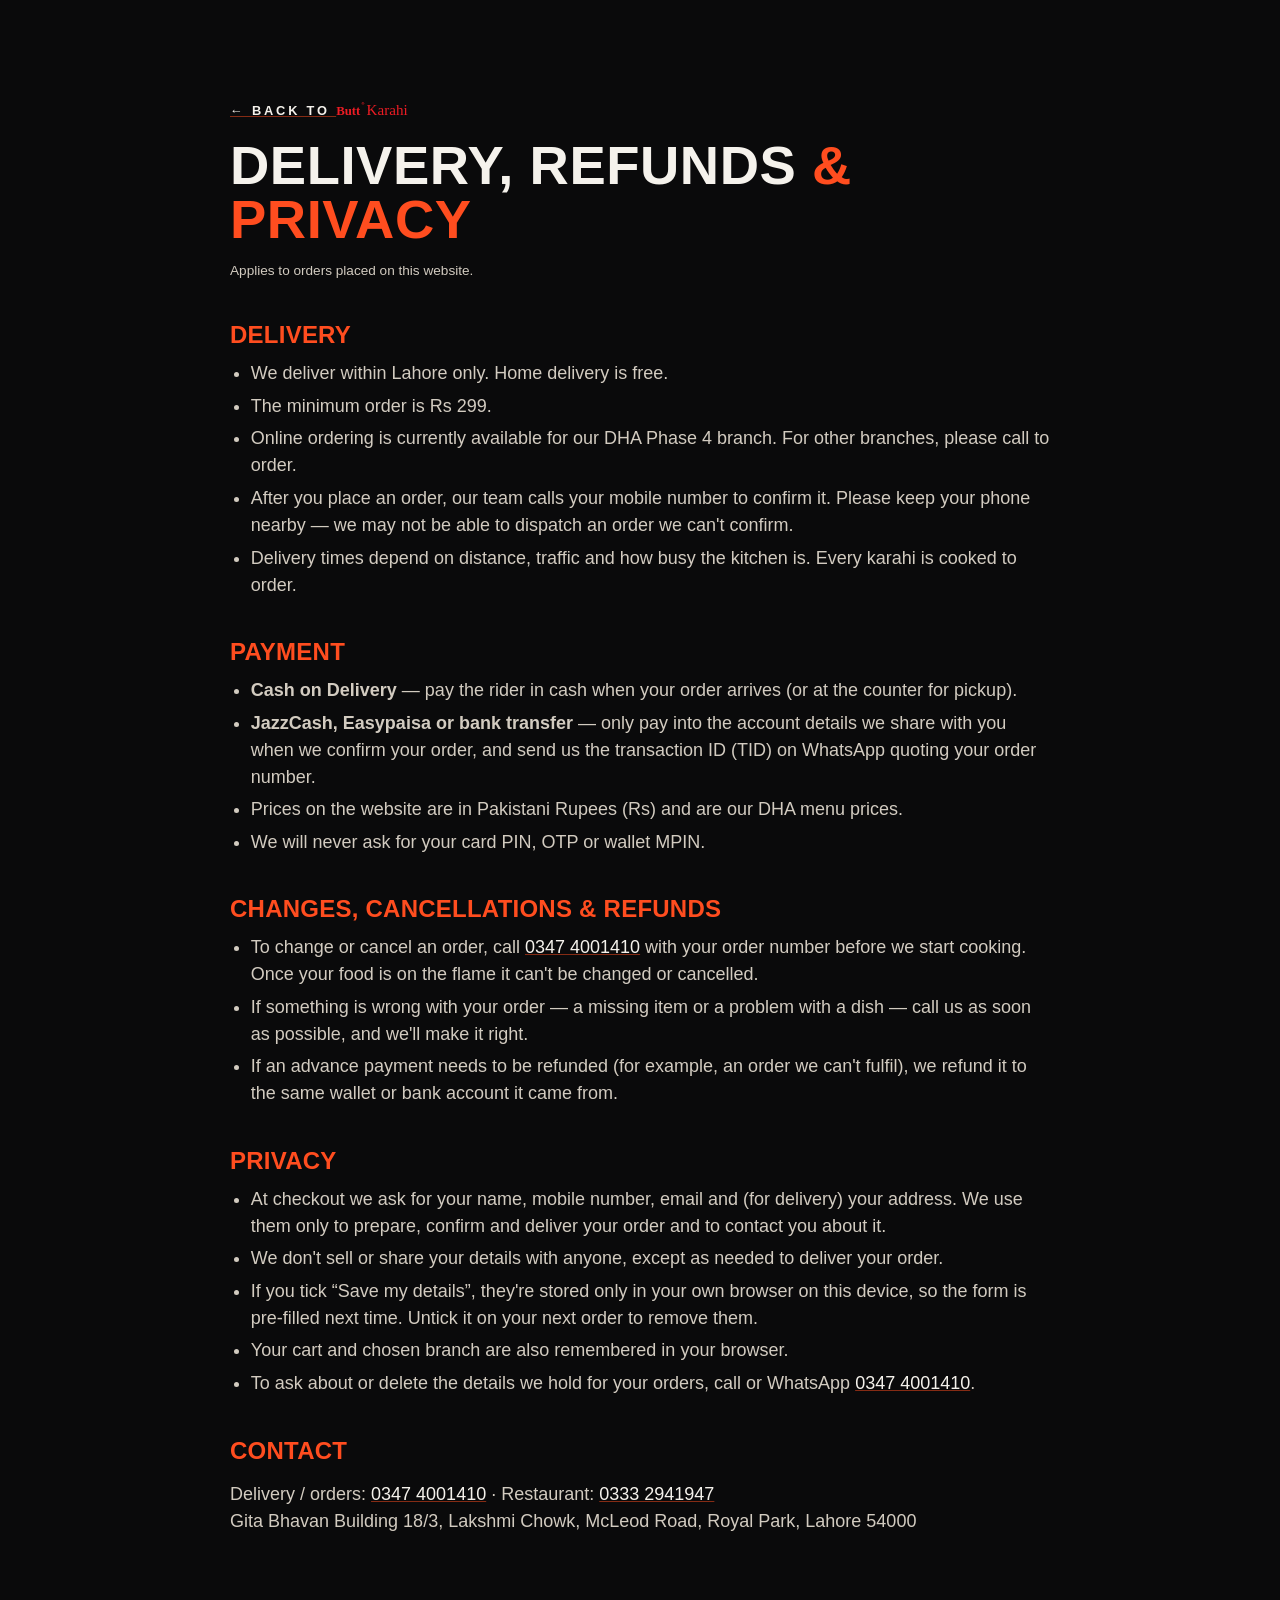
<file: policies.html>
<!DOCTYPE html>
<html lang="en">
<head>
<meta charset="UTF-8">
<meta http-equiv="Content-Security-Policy" content="default-src 'self'; script-src 'self' https://cdn.jsdelivr.net; style-src 'self' 'unsafe-inline' https://fonts.googleapis.com https://cdn.jsdelivr.net; font-src 'self' https://fonts.gstatic.com; connect-src 'self' https://*.supabase.co wss://*.supabase.co; object-src 'none'; base-uri 'self'; form-action 'self'; img-src 'self' data:">
<meta name="referrer" content="strict-origin-when-cross-origin">
<meta name="viewport" content="width=device-width, initial-scale=1.0, viewport-fit=cover">
<title>Delivery, Refunds &amp; Privacy — Butt Karahi</title>
<meta name="description" content="Delivery, payment, cancellation and privacy information for online orders from Butt Karahi, Lahore.">
<meta name="theme-color" content="#0a0a0b">
<link rel="icon" type="image/svg+xml" href="favicon.svg">
<link href="https://fonts.googleapis.com/css2?family=Anton&family=Barlow+Condensed:wght@400;500;600;700;800&family=Great+Vibes&family=UnifrakturCook:wght@700&display=swap" rel="stylesheet">
<link rel="stylesheet" href="css/style.css">
<style>
  .policy{ padding: 6rem 0 5rem; max-width: 820px; }
  .policy h1{ font-size: clamp(2.2rem, 5vw, 3.4rem); margin-top: 1rem; }
  .policy h2{ font-size: 1.5rem; margin: 2.6rem 0 .8rem; color: var(--accent); }
  .policy p, .policy li{ color: var(--muted); }
  .policy ul{ list-style: disc; padding-left: 1.3rem; }
  .policy li + li{ margin-top: .35rem; }
  .policy a{ color: var(--text); text-decoration: underline; text-decoration-color: rgba(255,77,31,.5); }
  .policy__updated{ font-size: .85rem; }
</style>
</head>
<body>
<!-- Review with the restaurant before launch: these describe how the site
     and the ordering process work today (free delivery in Lahore, Rs 299
     minimum, phone confirmation, COD / JazzCash / Easypaisa / bank). -->
<main class="container policy">
  <a href="index.html" class="eyebrow">&larr; Back to <span class="brand"><span class="brand__butt">Butt</span><span class="brand__reg" aria-hidden="true">&reg;</span> <span class="brand__karahi">Karahi</span></span></a>
  <h1>Delivery, refunds <span style="color:var(--accent)">&amp; privacy</span></h1>
  <p class="policy__updated">Applies to orders placed on this website.</p>

  <h2>Delivery</h2>
  <ul>
    <li>We deliver within Lahore only. Home delivery is free.</li>
    <li>The minimum order is Rs 299.</li>
    <li>Online ordering is currently available for our DHA Phase 4 branch. For other branches, please call to order.</li>
    <li>After you place an order, our team calls your mobile number to confirm it. Please keep your phone nearby — we may not be able to dispatch an order we can't confirm.</li>
    <li>Delivery times depend on distance, traffic and how busy the kitchen is. Every karahi is cooked to order.</li>
  </ul>

  <h2>Payment</h2>
  <ul>
    <li><strong>Cash on Delivery</strong> — pay the rider in cash when your order arrives (or at the counter for pickup).</li>
    <li><strong>JazzCash, Easypaisa or bank transfer</strong> — only pay into the account details we share with you when we confirm your order, and send us the transaction ID (TID) on WhatsApp quoting your order number.</li>
    <li>Prices on the website are in Pakistani Rupees (Rs) and are our DHA menu prices.</li>
    <li>We will never ask for your card PIN, OTP or wallet MPIN.</li>
  </ul>

  <h2>Changes, cancellations &amp; refunds</h2>
  <ul>
    <li>To change or cancel an order, call <a href="tel:+923474001410">0347 4001410</a> with your order number before we start cooking. Once your food is on the flame it can't be changed or cancelled.</li>
    <li>If something is wrong with your order — a missing item or a problem with a dish — call us as soon as possible, and we'll make it right.</li>
    <li>If an advance payment needs to be refunded (for example, an order we can't fulfil), we refund it to the same wallet or bank account it came from.</li>
  </ul>

  <h2>Privacy</h2>
  <ul>
    <li>At checkout we ask for your name, mobile number, email and (for delivery) your address. We use them only to prepare, confirm and deliver your order and to contact you about it.</li>
    <li>We don't sell or share your details with anyone, except as needed to deliver your order.</li>
    <li>If you tick “Save my details”, they're stored only in your own browser on this device, so the form is pre-filled next time. Untick it on your next order to remove them.</li>
    <li>Your cart and chosen branch are also remembered in your browser.</li>
    <li>To ask about or delete the details we hold for your orders, call or WhatsApp <a href="https://wa.me/923474001410" target="_blank" rel="noopener">0347 4001410</a>.</li>
  </ul>

  <h2>Contact</h2>
  <p>Delivery / orders: <a href="tel:+923474001410">0347 4001410</a> · Restaurant: <a href="tel:+923332941947">0333 2941947</a><br>
  Gita Bhavan Building 18/3, Lakshmi Chowk, McLeod Road, Royal Park, Lahore 54000</p>
</main>
</body>
</html>
</file>
<file: css/style.css>
/* =========================================================
   BUTT KARAHI — base styles
   Dark base, orange/red accent, bold condensed uppercase type.
========================================================= */

:root{
  --bg: #0a0a0b;
  --bg-alt: #141416;
  --surface: #1b1b1e;
  --line: rgba(255,255,255,.16);
  --text: #f5f2ec;
  --muted: #d2cbc0; /* solid, not transparent: keeps secondary text crisp, not faded */
  --muted-2: #a9a196;
  --accent: #ff4d1f;
  --accent-2: #ff1f3d;
  --accent-grad: linear-gradient(120deg, var(--accent), var(--accent-2));
  --radius: 10px;
  --font-display: 'Anton', sans-serif;
  --font-body: 'Barlow Condensed', sans-serif;
  --brand-red: #ec1c24;
  --gold: #f4b740;
}

*{ box-sizing: border-box; }
/* No CSS scroll-behavior: smooth — it breaks ScrollTrigger's pin
   measurements. Anchor links smooth-scroll from js/app.js instead. */
body{
  margin: 0;
  background: var(--bg);
  color: var(--text);
  font-family: var(--font-body);
  font-size: 18px;
  line-height: 1.5;
  overflow-x: hidden;
}

img{ max-width: 100%; display: block; }
a{ color: inherit; text-decoration: none; }
button{ font-family: inherit; cursor: pointer; }
ul{ margin: 0; padding: 0; list-style: none; }

.container{
  max-width: 1240px;
  margin: 0 auto;
  padding: 0 6vw;
}

h1, h2, h3, .display{
  font-family: var(--font-display);
  text-transform: uppercase;
  letter-spacing: .01em;
  line-height: 1;
  margin: 0;
}

.eyebrow{
  font-family: var(--font-body);
  font-weight: 700;
  text-transform: uppercase;
  letter-spacing: .22em;
  font-size: .8rem;
  color: var(--accent);
}

.btn{
  display: inline-flex;
  align-items: center;
  gap: .5rem;
  padding: .95rem 2rem;
  border-radius: 999px;
  font-family: var(--font-body);
  font-weight: 700;
  text-transform: uppercase;
  letter-spacing: .06em;
  font-size: .95rem;
  border: 2px solid transparent;
  transition: transform .2s ease, box-shadow .2s ease;
}
.btn-primary{
  background: var(--accent-grad);
  color: #fff;
  box-shadow: 0 8px 24px rgba(255,45,31,.35);
}
.btn-primary:hover{ transform: translateY(-2px); box-shadow: 0 12px 28px rgba(255,45,31,.45); }
.btn-outline{
  border-color: rgba(255,255,255,.35);
  color: var(--text);
}
.btn-outline:hover{ border-color: var(--accent); color: var(--accent); }

/* ---------------- header ---------------- */
.site-header{
  position: fixed;
  top: 0; left: 0; right: 0;
  z-index: 100;
  display: flex;
  align-items: center;
  justify-content: space-between;
  padding: 1.4rem 6vw;
  transition: background .3s ease, backdrop-filter .3s ease, padding .3s ease;
}
.site-header.is-scrolled{
  background: rgba(10,10,11,.85);
  -webkit-backdrop-filter: blur(10px); backdrop-filter: blur(10px);
  padding: .9rem 6vw;
  border-bottom: 1px solid var(--line);
}
.logo{
  display: inline-flex;
  align-items: center;
  font-size: 1.9rem;
  line-height: 1;
}

/* The brand wordmark, as on the logo: "Butt" in blackletter, a small ®,
   "Karahi" in script, all in the logo red. Used everywhere the name
   appears on the page (header, hero, story, footer, admin). */
.brand{
  display: inline-flex;
  align-items: baseline;
  gap: .08em;
  color: var(--brand-red);
  text-transform: none;
  letter-spacing: 0;
  white-space: nowrap;
  line-height: 1;
  font-weight: 400;
}
.brand__butt{ font-family: 'UnifrakturCook', 'Old English Text MT', serif; font-weight: 700; }
.brand__reg{ font-family: var(--font-body); font-size: .3em; font-weight: 700; align-self: flex-start; margin: .1em .15em 0 .02em; }
.brand__karahi{ font-family: 'Great Vibes', cursive; font-size: 1.18em; margin-left: .05em; }
/* Inline in running text / small print: sized to sit on the line. */
p .brand{ font-size: 1.15em; vertical-align: -.05em; margin: 0 .12em; }
.hero__title .brand{ font-size: 1.12em; text-shadow: 0 4px 30px rgba(0,0,0,.55); }
.hero__line--brand{ padding-bottom: .12em; }
.nav-links{ display: flex; gap: 2.2rem; align-items: center; }
.nav-links a{
  font-weight: 700;
  text-transform: uppercase;
  letter-spacing: .08em;
  font-size: .85rem;
  color: var(--muted);
  transition: color .2s ease;
}
.nav-links a:hover{ color: var(--text); }
.nav-toggle{ display: none; background: none; border: none; color: var(--text); font-size: 1.6rem; }

.nav-social{ display: flex; gap: .5rem; }
/* Instagram / Facebook / foodpanda: white brand logos on each platform's
   own colour; they lift and glow on hover. */
.social-icon{
  --brand: var(--accent);
  display: inline-flex;
  align-items: center;
  justify-content: center;
  width: 34px; height: 34px;
  border-radius: 50%;
  background: var(--brand);
  color: #fff;
  transition: transform .25s cubic-bezier(.34,1.56,.64,1), box-shadow .25s ease;
}
.social-icon svg{ width: 17px; height: 17px; }
.social-icon:hover{ transform: translateY(-3px) scale(1.08); box-shadow: 0 8px 20px -6px var(--brand-glow, rgba(255,77,31,.6)); }
.social-icon--instagram{
  --brand: radial-gradient(circle at 30% 107%, #fdf497 0%, #fdf497 5%, #fd5949 45%, #d6249f 60%, #285AEB 90%);
  --brand-glow: rgba(214,36,159,.7);
}
.social-icon--facebook{ --brand: #0866ff; --brand-glow: rgba(8,102,255,.7); }
.social-icon--foodpanda{ --brand: #d70f64; --brand-glow: rgba(215,15,100,.7); }
.social-icon--foodpanda svg{ width: 19px; height: 19px; }

@media (max-width: 820px){
  .nav-links{ display: none; }
  .nav-links.is-open{
    display: flex;
    flex-direction: column;
    align-items: flex-start;
    position: fixed;
    top: 68px;
    right: 6vw;
    left: 6vw;
    background: var(--bg-alt);
    border: 1px solid var(--line);
    border-radius: var(--radius);
    padding: 1.4rem 1.6rem;
    gap: 1.1rem;
    z-index: 99;
  }
  .nav-toggle{ display: block; }
}

/* ---------------- hero ---------------- */
.hero{
  position: relative;
  height: 100vh;
  display: flex;
  flex-direction: column;
  align-items: flex-start;
  justify-content: center;
  overflow: hidden;
  background: var(--bg);
  padding: 6rem 6vw 2rem;
  text-align: left;
}

/* Full-bleed video sits behind everything; a left-to-right scrim keeps
   the headline readable over it while still showing the cooking on the
   right side of the frame. */
.hero__dish{
  position: absolute;
  inset: 0;
  z-index: 0;
}
.hero__dish-media{
  width: 100%;
  height: 100%;
  object-fit: cover;
}
.hero__scrim{
  position: absolute;
  inset: 0;
  background: linear-gradient(100deg, rgba(8,6,5,.92) 0%, rgba(30,14,6,.72) 32%, rgba(10,10,11,.28) 62%, transparent 88%);
}

/* Darkens the whole frame mid-scroll so the centred reveal line reads. */
.hero__shade{
  position: absolute;
  inset: 0;
  background: radial-gradient(ellipse at center, rgba(8,6,5,.35) 0%, rgba(8,6,5,.8) 100%);
  opacity: 0;
}
.hero__dish{ will-change: clip-path; }
.hero__dish-media{ will-change: transform; }

.hero__headline{ position: relative; z-index: 2; max-width: 620px; }
/* Each title line is its own mask: the inner span rises into it on load,
   the outer span slides sideways on scroll. */
.hero__line{ display: block; overflow: hidden; padding-bottom: .04em; }
.hero__line > span{ display: inline-block; }

.hero__reveal{
  position: absolute;
  z-index: 3;
  inset: 0;
  display: grid;
  place-items: center;
  margin: 0;
  padding: 0 6vw;
  text-align: center;
  font-family: var(--font-display);
  text-transform: uppercase;
  line-height: 1;
  font-size: clamp(2.2rem, 7vw, 6rem);
  color: var(--text);
  opacity: 0;
  pointer-events: none;
}
.hero__reveal .accent{ color: var(--accent); }

.hero__scroll-cue{
  position: absolute;
  z-index: 3;
  left: 50%;
  bottom: 1.6rem;
  transform: translateX(-50%);
  display: flex;
  flex-direction: column;
  align-items: center;
  gap: .5rem;
  font-weight: 700;
  font-size: .7rem;
  letter-spacing: .3em;
  text-transform: uppercase;
  color: var(--muted);
}
.hero__scroll-cue i{
  display: block;
  width: 1px; height: 42px;
  background: linear-gradient(var(--accent), transparent);
  animation: cue-drop 1.6s ease-in-out infinite;
  transform-origin: top;
}
@keyframes cue-drop{
  0%{ transform: scaleY(0); opacity: 1; }
  60%{ transform: scaleY(1); opacity: 1; }
  100%{ transform: scaleY(1); opacity: 0; }
}
.hero__title{
  font-size: clamp(2.6rem, 6vw, 4.8rem);
  color: var(--text);
  margin-top: .5rem;
}
.hero__title .accent{ color: var(--accent); }
.hero__since{
  font-family: var(--font-display);
  font-size: clamp(1.2rem, 2.4vw, 1.7rem);
  letter-spacing: .18em;
  margin-top: .8rem;
  color: var(--text);
}
.hero__since .accent{ color: var(--accent); }

.hero__footer{ position: relative; z-index: 2; max-width: 560px; margin-top: 1.6rem; }
.hero__sub{
  margin: 0 0 1.4rem;
  color: var(--muted);
  font-size: 1.1rem;
}
.hero__cta{ display: flex; gap: 1rem; flex-wrap: wrap; justify-content: flex-start; }
.hero__delivery-badge{
  margin: 1.2rem 0 0;
  display: inline-flex;
  color: var(--accent);
  font-weight: 700;
  text-transform: uppercase;
  letter-spacing: .06em;
  font-size: .82rem;
}

@media (max-width: 700px){
  .hero{ align-items: center; text-align: center; }
  .hero__headline, .hero__footer{ text-align: center; }
  .hero__cta{ justify-content: center; }
  .hero__scrim{ background: linear-gradient(180deg, rgba(8,6,5,.35) 0%, rgba(8,6,5,.85) 55%, rgba(8,6,5,.95) 100%); }
  .hero__scroll-cue{ display: none; }
}

@media (max-width: 700px){
  .hero{ height: auto; min-height: 100vh; }
  .hero__dish{ margin-top: -5vh; }
  .hero__dish-img{ max-height: 40vh; }
}

.placeholder-art{
  width: 100%; height: 100%;
  display: flex; align-items: center; justify-content: center;
  background:
    radial-gradient(circle at 30% 30%, rgba(255,77,31,.35), transparent 55%),
    radial-gradient(circle at 70% 70%, rgba(255,31,61,.3), transparent 55%),
    var(--surface);
  color: var(--muted);
  font-family: var(--font-body);
  text-transform: uppercase;
  letter-spacing: .1em;
  font-size: .8rem;
  text-align: center;
  padding: 1rem;
  border: 1px dashed var(--line);
}

/* ---------------- stats / social-proof band ---------------- */
.stats-band{ background: var(--bg-alt); border-bottom: 1px solid var(--line); padding: 2.6rem 0; }
.stats-band__grid{
  display: grid;
  grid-template-columns: repeat(4, 1fr);
  gap: 1.5rem;
  text-align: center;
}
.stat{ display: flex; flex-direction: column; gap: .25rem; }
a.stat{ transition: transform .2s ease; }
a.stat:hover{ transform: translateY(-2px); }
.stat__value{
  font-family: var(--font-display);
  font-size: clamp(1.6rem, 3.4vw, 2.4rem);
  color: var(--accent);
}
.stat__value small{ font-size: .55em; color: var(--muted); font-family: var(--font-body); }
.stat__label{
  display: inline-flex;
  align-items: center;
  justify-content: center;
  gap: .45rem;
  color: var(--muted);
  font-size: .78rem;
  text-transform: uppercase;
  letter-spacing: .05em;
}
/* Platform logos next to the ratings, in each brand's colour. */
.stat__logo{ display: inline-flex; flex: none; }
.stat__logo svg{ width: 15px; height: 15px; }
.stat__logo--foodpanda{ color: #ff2b85; }
.stat__logo--google{ color: #4285f4; }
.stat__logo--instagram{ color: #e1306c; }

@media (max-width: 700px){
  .stats-band__grid{ grid-template-columns: repeat(2, 1fr); row-gap: 1.8rem; }
}

/* ---------------- title cards (full-screen transition breaks) ---------------- */
.title-card{
  min-height: 70vh;
  display: flex;
  align-items: center;
  justify-content: center;
  text-align: center;
  position: relative;
  overflow: hidden;
  background: var(--bg-alt);
  border-top: 1px solid var(--line);
  border-bottom: 1px solid var(--line);
}
.title-card__text{
  font-size: clamp(3rem, 13vw, 11rem);
  color: var(--text);
  -webkit-text-stroke: 1px rgba(255,255,255,.15);
}
.title-card__text .accent{ color: var(--accent); -webkit-text-stroke: none; }
.title-card__glow{
  position: absolute;
  width: 60vw; height: 60vw;
  background: radial-gradient(circle, rgba(255,77,31,.18), transparent 70%);
  top: 50%; left: 50%;
  transform: translate(-50%,-50%);
  pointer-events: none;
}

/* ---------------- section shell ---------------- */
.section{ padding: 7rem 0; }
.section-head{ text-align: center; margin-bottom: 3.5rem; }
.section-head h2{ font-size: clamp(2.2rem, 5vw, 3.6rem); margin-top: .6rem; }
.section-head p{ color: var(--muted); margin-top: .8rem; max-width: 44ch; margin-inline: auto; }

/* ---------------- menu ---------------- */
/* Branch picker: which branch the order is for. */
.branch-picker{ text-align: center; margin: -1.5rem auto 2.5rem; max-width: 820px; }
.branch-picker__label{
  margin: 0 0 .8rem;
  color: var(--muted);
  font-weight: 700;
  text-transform: uppercase;
  letter-spacing: .18em;
  font-size: .75rem;
}
.branch-picker__options{ display: flex; flex-wrap: wrap; justify-content: center; gap: .6rem; }
.branch-chip{
  display: inline-flex;
  align-items: center;
  gap: .45rem;
  padding: .6rem 1.2rem;
  border-radius: 999px;
  border: 1px solid var(--line);
  background: var(--surface);
  color: var(--text);
  font-weight: 700;
  text-transform: uppercase;
  letter-spacing: .06em;
  font-size: .85rem;
  transition: border-color .2s ease, background .2s ease, transform .25s cubic-bezier(.34,1.56,.64,1);
}
.branch-chip small{
  font-size: .62rem;
  letter-spacing: .1em;
  color: var(--accent);
  border: 1px solid rgba(255,77,31,.4);
  border-radius: 999px;
  padding: .05rem .45rem;
}
.branch-chip:hover{ border-color: var(--accent); transform: translateY(-2px); }
.branch-chip.is-active{ border-color: var(--accent); background: var(--accent-grad); color: #fff; box-shadow: 0 8px 22px -8px rgba(255,45,31,.7); }
.branch-chip.is-active small{ color: #fff; border-color: rgba(255,255,255,.6); }
.branch-picker__note{ margin: 1rem auto 0; color: var(--muted); font-size: .95rem; max-width: 60ch; }
.branch-picker__note strong{ color: var(--text); }
.branch-picker__note a{ color: var(--accent); text-decoration: underline; }

/* Section jump bar: one chip per printed-menu section. Sticks under the
   fixed header while the menu scrolls; the chip for the section in view
   lights up (js/app.js → setActiveMenuTab). */
.menu-nav{
  position: sticky;
  top: var(--header-h, 64px);
  z-index: 50;
  margin-bottom: 3rem;
  background: rgba(10,10,11,.9);
  -webkit-backdrop-filter: blur(10px); backdrop-filter: blur(10px);
  border-top: 1px solid var(--line);
  border-bottom: 1px solid var(--line);
}
.menu-nav__track{
  display: flex;
  gap: .5rem;
  padding-top: .7rem;
  padding-bottom: .7rem;
  overflow-x: auto;
  scrollbar-width: none;
}
.menu-nav__track::-webkit-scrollbar{ display: none; }
.menu-tab{
  flex: none;
  padding: .45rem 1.05rem;
  border-radius: 999px;
  border: 1px solid var(--line);
  color: var(--muted);
  font-weight: 700;
  text-transform: uppercase;
  letter-spacing: .08em;
  font-size: .76rem;
  white-space: nowrap;
  transition: all .2s ease;
}
.menu-tab:hover{ border-color: var(--accent); color: var(--text); }
.menu-tab.is-active{ border-color: var(--accent); color: #fff; background: var(--accent-grad); }

/* Every printed-menu section (Appetizers, Karahi, BBQ, …) sits under its
   own banner, styled after the printed menu's headings:
   rule ◆ TITLE ◆ rule, centred, with the section number and count below. */
.menu-board{ display: flex; flex-direction: column; gap: 5rem; }
/* Jumps from the section bar land the banner below the header + bar. */
.menu-section{ scroll-margin-top: calc(var(--header-h, 64px) + 70px); }
.menu-section__head{ text-align: center; margin-bottom: 2rem; }
.menu-section__banner{
  display: flex;
  align-items: center;
  gap: .9rem;
}
.menu-section__rule{
  flex: 1;
  height: 2px;
  background: linear-gradient(90deg, transparent, var(--accent-2) 55%, var(--accent));
  box-shadow: 0 0 14px rgba(255,77,31,.5);
}
.menu-section__rule--end{ background: linear-gradient(90deg, var(--accent), var(--accent-2) 45%, transparent); }
.menu-section__gem{
  flex: none;
  width: 9px; height: 9px;
  background: var(--accent);
  transform: rotate(45deg);
  box-shadow: 0 0 10px rgba(255,77,31,.8);
}
.menu-section__title{
  font-family: var(--font-display);
  font-size: clamp(1.7rem, 3.4vw, 2.5rem);
  text-transform: uppercase;
  letter-spacing: .06em;
  line-height: 1;
  margin: 0;
  white-space: nowrap;
}
.menu-section__count{
  display: inline-block;
  margin-top: .6rem;
  color: var(--muted);
  font-weight: 700;
  text-transform: uppercase;
  letter-spacing: .14em;
  font-size: .75rem;
}
@media (max-width: 620px){
  .menu-board{ gap: 3.2rem; }
  .menu-section__banner{ gap: .6rem; }
  .menu-section__title{ white-space: normal; }
}

.menu-grid{
  display: grid;
  grid-template-columns: repeat(3, 1fr);
  gap: 1.6rem;
}
@media (max-width: 980px){ .menu-grid{ grid-template-columns: repeat(2, 1fr); } }
@media (max-width: 620px){ .menu-grid{ grid-template-columns: 1fr; } }

.menu-card{
  background: var(--surface);
  border: 1px solid var(--line);
  border-radius: var(--radius);
  overflow: hidden;
  display: flex;
  flex-direction: column;
  transition: transform .35s cubic-bezier(.34,1.56,.64,1), border-color .25s ease, box-shadow .35s ease;
}
/* Hover: the card pops up and glows ember-red; the photo pushes in. */
.menu-card:hover{
  transform: translateY(-8px) scale(1.02);
  border-color: rgba(255,77,31,.6);
  box-shadow: 0 22px 44px -18px rgba(255,77,31,.55), 0 0 0 1px rgba(255,77,31,.25);
}
.menu-card.is-popping{ transition: none; }
/* Photo + name open the item popup. */
.menu-card__open{
  position: relative;
  display: block;
  width: 100%;
  padding: 0;
  border: 0;
  background: none;
  color: inherit;
  text-align: left;
}
.menu-card__open:focus-visible{ outline: 2px solid var(--accent); outline-offset: -2px; }
.menu-card__badge{
  position: absolute;
  top: .8rem; left: .8rem;
  padding: .25rem .65rem;
  border-radius: 999px;
  background: var(--accent-grad);
  color: #fff;
  font-weight: 800;
  text-transform: uppercase;
  letter-spacing: .1em;
  font-size: .66rem;
  box-shadow: 0 6px 16px -6px rgba(255,45,31,.8);
}
.menu-card__zoom{
  position: absolute;
  right: .8rem; bottom: .8rem;
  padding: .3rem .8rem;
  border-radius: 999px;
  background: rgba(10,10,11,.75);
  -webkit-backdrop-filter: blur(6px); backdrop-filter: blur(6px);
  font-weight: 700;
  text-transform: uppercase;
  letter-spacing: .1em;
  font-size: .68rem;
  opacity: 0;
  transform: translateY(6px);
  transition: opacity .25s ease, transform .25s ease;
}
.menu-card:hover .menu-card__zoom, .menu-card__open:focus-visible .menu-card__zoom{ opacity: 1; transform: none; }
.menu-card__name[data-open]{ cursor: pointer; }
.menu-card__name[data-open]:hover{ color: var(--accent); }
.menu-card__action{ margin-top: auto; padding-top: .3rem; }
.menu-card__img{
  position: relative;
  aspect-ratio: 4/3;
  overflow: hidden;
  background:
    radial-gradient(circle at 30% 20%, rgba(255,77,31,.3), transparent 55%),
    radial-gradient(circle at 75% 80%, rgba(255,31,61,.25), transparent 55%),
    var(--bg-alt);
}
.menu-card__img img{
  width: 100%; height: 100%; object-fit: cover;
  filter: saturate(1.15) contrast(1.05);
  transition: transform .6s cubic-bezier(.22,1,.36,1);
}
/* Warm heat-haze at the bottom of every photo. */
.menu-card__img::after{
  content: '';
  position: absolute;
  inset: 0;
  background: linear-gradient(to top, rgba(255,60,20,.28), transparent 45%);
  pointer-events: none;
}
.menu-card:hover .menu-card__img img{ transform: scale(1.08); }
.menu-card__body{ padding: 1.2rem 1.3rem 1.4rem; display: flex; flex-direction: column; gap: .5rem; flex: 1; }
.menu-card__row{ display: flex; justify-content: space-between; align-items: baseline; gap: .6rem; }
.menu-card__name{ font-family: var(--font-body); font-weight: 700; text-transform: uppercase; letter-spacing: .03em; font-size: 1.05rem; }
.menu-card__price{ font-family: var(--font-display); color: var(--accent); font-size: 1.2rem; }
.menu-card__desc{ color: var(--muted); font-size: .9rem; margin: 0; }
/* No photo yet: an ember glow with a flame mark fills the photo slot. */
.menu-card__img--blank{
  display: grid;
  place-items: center;
  color: rgba(255,120,60,.55);
  background:
    radial-gradient(circle at 50% 110%, rgba(255,77,31,.55), transparent 60%),
    radial-gradient(circle at 20% 0%, rgba(255,31,61,.22), transparent 50%),
    var(--bg-alt);
}
.menu-card__img--blank svg{
  filter: drop-shadow(0 0 16px rgba(255,77,31,.6));
  transition: transform .5s cubic-bezier(.34,1.56,.64,1), color .3s ease;
}
.menu-card:hover .menu-card__img--blank svg{ transform: scale(1.18) translateY(-4px); color: var(--accent); }

.menu-card__sizes{ display: flex; flex-wrap: wrap; gap: .45rem; margin-top: .2rem; }
.size-pill{
  display: inline-flex;
  align-items: baseline;
  gap: .45rem;
  padding: .38rem .8rem;
  border-radius: 999px;
  border: 1px solid var(--line);
  background: transparent;
  color: var(--muted);
  font-weight: 700;
  text-transform: uppercase;
  letter-spacing: .05em;
  font-size: .74rem;
  transition: all .2s ease;
}
.size-pill span{ font-weight: 600; letter-spacing: 0; }
.size-pill:hover{ border-color: var(--accent); color: var(--text); }
.size-pill.is-selected{ border-color: var(--accent); background: rgba(255,77,31,.14); color: var(--text); }

.menu-card__add{
  display: inline-block;
  padding: .55rem 1.3rem;
  border-radius: 999px;
  border: 1px solid var(--accent);
  background: transparent;
  color: var(--accent);
  font-weight: 700;
  text-transform: uppercase;
  letter-spacing: .06em;
  font-size: .78rem;
  transition: all .2s ease;
}
.menu-card__add:hover{ background: var(--accent); color: #fff; }
.menu-card.is-unavailable{ opacity: .6; }

/* ---------------- about ---------------- */
.about-grid{
  display: grid;
  grid-template-columns: 1fr 1fr;
  gap: 3rem;
  align-items: center;
}
.about-grid p{ color: var(--muted); margin: 1.2rem 0 0; }
@media (max-width: 860px){ .about-grid{ grid-template-columns: 1fr; } }

/* ---------------- reviews ---------------- */
.reviews-grid{
  display: grid;
  grid-template-columns: repeat(3, 1fr);
  gap: 1.6rem;
}
@media (max-width: 860px){ .reviews-grid{ grid-template-columns: 1fr; } }
.review-card{
  background: var(--surface);
  border: 1px solid var(--line);
  border-radius: var(--radius);
  padding: 1.6rem 1.8rem;
}
.review-card--empty{ border-style: dashed; }
.review-card__stars{ color: var(--accent); letter-spacing: .1em; margin-bottom: .8rem; }
.review-card__rating{ color: var(--muted); font-size: .8rem; letter-spacing: normal; font-family: var(--font-body); }
.review-card__quote{ color: var(--muted); font-style: italic; }
.review-card__author{ margin-top: .8rem; font-size: .85rem; color: var(--muted); }

/* ---------------- location ---------------- */
.location-grid{
  display: grid;
  grid-template-columns: 1fr 1fr;
  gap: 2.5rem;
}
@media (max-width: 860px){ .location-grid{ grid-template-columns: 1fr; } }
.info-card{
  background: var(--surface);
  border: 1px solid var(--line);
  border-radius: var(--radius);
  padding: 1.6rem 1.8rem;
}
.info-card + .info-card{ margin-top: 1.2rem; }
.info-card h3{ font-size: 1.1rem; color: var(--accent); margin-bottom: .5rem; }
.info-card p{ color: var(--muted); margin: 0; }
.info-card a{ color: var(--text); text-decoration: underline; text-underline-offset: 2px; }
.info-card__warning{ margin-top: .6rem !important; color: var(--accent) !important; font-size: .85rem; }
.info-card__delivery{ margin-top: .6rem !important; color: var(--accent) !important; font-weight: 700; }
.map-embed{
  width: 100%;
  min-height: 320px;
  height: 100%;
  border: 0;
  border-radius: var(--radius);
  filter: grayscale(.3) invert(.92) contrast(.9);
}

/* ---------------- footer ---------------- */
.site-footer{
  border-top: 1px solid var(--line);
  padding: 3.5rem 0 2rem;
  color: var(--muted);
  font-size: .9rem;
}
.footer-grid{
  display: grid;
  grid-template-columns: 1.4fr .8fr 1fr 1.1fr;
  gap: 2rem;
  margin-bottom: 2.4rem;
}
@media (max-width: 980px){ .footer-grid{ grid-template-columns: 1fr 1fr; } }
@media (max-width: 700px){ .footer-grid{ grid-template-columns: 1fr; text-align: center; } }
.footer-grid h4{
  color: var(--text);
  font-size: .82rem;
  text-transform: uppercase;
  letter-spacing: .08em;
  margin-bottom: .7rem;
}
.footer-grid a{ color: var(--muted); }
.footer-grid a:hover{ color: var(--accent); }
.footer-tagline{ margin: .6rem 0 1rem; }
.site-footer .social-row{ display: flex; gap: .6rem; }
@media (max-width: 700px){ .site-footer .social-row{ justify-content: center; } }
.footer-copy{ text-align: center; border-top: 1px solid var(--line); padding-top: 1.6rem; font-size: .8rem; }

/* ---------------- floating buttons ---------------- */
.cart-fab{
  position: fixed;
  right: 1.6rem;
  bottom: 1.6rem;
  z-index: 90;
  width: 62px; height: 62px;
  border-radius: 50%;
  background: var(--accent-grad);
  border: none;
  color: #fff;
  box-shadow: 0 10px 30px rgba(255,45,31,.45), inset 0 1px 0 rgba(255,255,255,.25);
  display: flex; align-items: center; justify-content: center;
  transition: transform .25s cubic-bezier(.34,1.56,.64,1), box-shadow .25s ease;
}
.cart-fab:hover{ transform: translateY(-3px) scale(1.05); box-shadow: 0 16px 36px rgba(255,45,31,.55); }
.cart-fab.is-bumping{ animation: fab-bump .55s cubic-bezier(.34,1.56,.64,1); }
@keyframes fab-bump{ 0%{ transform: scale(1); } 35%{ transform: scale(1.22) rotate(-8deg); } 70%{ transform: scale(.94) rotate(4deg); } 100%{ transform: scale(1); } }
.cart-fab__count{
  position: absolute;
  top: -5px; right: -5px;
  background: var(--gold);
  color: #1a0d05;
  border-radius: 999px;
  min-width: 24px; height: 24px;
  font-family: var(--font-body);
  font-weight: 800;
  font-size: .78rem;
  display: flex; align-items: center; justify-content: center;
  padding: 0 5px;
  border: 2px solid var(--bg);
}
.cart-fab__count[hidden]{ display: none; }

.wa-fab{
  position: fixed;
  left: 1.6rem;
  bottom: 1.6rem;
  z-index: 90;
  width: 54px; height: 54px;
  border-radius: 50%;
  background: #25d366;
  color: #fff;
  display: flex; align-items: center; justify-content: center;
  box-shadow: 0 10px 26px rgba(37,211,102,.4);
  transition: transform .25s cubic-bezier(.34,1.56,.64,1);
}
.wa-fab svg{ width: 28px; height: 28px; }
.wa-fab:hover{ transform: translateY(-3px) scale(1.06); }
@media (max-width: 620px){
  .cart-fab{ right: 1rem; bottom: 1rem; }
  .wa-fab{ left: 1rem; bottom: 1rem; width: 50px; height: 50px; }
}

/* ---------------- toast ---------------- */
.toast{
  position: fixed;
  left: 50%;
  bottom: 1.8rem;
  z-index: 120;
  display: flex;
  align-items: center;
  gap: .8rem;
  max-width: min(460px, calc(100vw - 2rem));
  padding: .7rem .8rem .7rem 1rem;
  background: rgba(27,27,30,.96);
  -webkit-backdrop-filter: blur(10px); backdrop-filter: blur(10px);
  border: 1px solid rgba(255,77,31,.4);
  border-radius: 14px;
  box-shadow: 0 18px 40px rgba(0,0,0,.5);
  font-size: .95rem;
  opacity: 0;
  pointer-events: none;
  transform: translate(-50%, 20px);
  transition: opacity .25s ease, transform .35s cubic-bezier(.34,1.56,.64,1);
}
.toast.is-visible{ opacity: 1; pointer-events: auto; transform: translate(-50%, 0); }
.toast__icon{ flex: none; display: grid; place-items: center; width: 26px; height: 26px; border-radius: 50%; background: var(--accent-grad); color: #fff; font-weight: 800; font-size: .85rem; }
.toast__msg{ flex: 1; line-height: 1.3; }
.toast__msg strong{ color: var(--gold); }
.toast__action{
  flex: none;
  border: 0;
  border-radius: 999px;
  padding: .45rem .9rem;
  background: var(--accent-grad);
  color: #fff;
  font-weight: 700;
  text-transform: uppercase;
  letter-spacing: .06em;
  font-size: .75rem;
}
.toast{ width: max-content; }
@media (max-width: 620px){
  .toast{ left: 1rem; right: 1rem; width: auto; max-width: none; bottom: 5.4rem; transform: translateY(20px); }
  .toast.is-visible{ transform: none; }
}

/* ---------------- cart drawer ---------------- */
.cart-drawer{
  position: fixed;
  top: 0; right: 0;
  height: 100%;
  height: 100dvh;
  width: min(460px, 100%);
  background:
    radial-gradient(circle at 100% 0%, rgba(255,77,31,.12), transparent 40%),
    var(--bg-alt);
  border-left: 1px solid var(--line);
  z-index: 110;
  display: flex;
  flex-direction: column;
  transform: translateX(100%);
  visibility: hidden;
  transition: transform .45s cubic-bezier(.22,1,.36,1), visibility 0s linear .45s;
  box-shadow: -30px 0 60px rgba(0,0,0,.45);
}
.cart-drawer.is-open{ transform: translateX(0); visibility: visible; transition: transform .45s cubic-bezier(.22,1,.36,1), visibility 0s; }
.cart-drawer__head{
  display: flex; align-items: center; justify-content: space-between;
  padding: 1.2rem 1.5rem;
  border-bottom: 1px solid var(--line);
}
.cart-drawer__title{ font-family: var(--font-display); text-transform: uppercase; font-size: 1.35rem; letter-spacing: .03em; }
.cart-drawer__close{
  width: 38px; height: 38px;
  border-radius: 50%;
  border: 1px solid var(--line);
  background: transparent;
  color: var(--text);
  font-size: 1.4rem;
  line-height: 1;
  transition: background .2s ease, transform .2s ease;
}
.cart-drawer__close:hover{ background: var(--accent); transform: rotate(90deg); }
.cart-drawer__body{ flex: 1; overflow-y: auto; overscroll-behavior: contain; padding: 1.1rem 1.5rem 1.4rem; }
.cart-drawer__foot{ padding: 1.1rem 1.5rem 1.3rem; border-top: 1px solid var(--line); background: rgba(10,10,11,.55); }
.cart-drawer__foot:empty{ display: none; }
.cart-drawer__foot .btn + .btn{ margin-top: .6rem; }
body.is-cart-open{ overflow: hidden; }

.checkout-steps{
  display: flex;
  justify-content: space-between;
  gap: .4rem;
  margin: 0 0 1.2rem;
  padding: 0;
  list-style: none;
  counter-reset: none;
}
.checkout-steps li{
  flex: 1;
  display: flex;
  align-items: center;
  gap: .45rem;
  color: var(--muted);
  font-weight: 700;
  text-transform: uppercase;
  letter-spacing: .08em;
  font-size: .7rem;
}
.checkout-steps li::after{ content: ''; flex: 1; height: 1px; background: var(--line); }
.checkout-steps li:last-child{ flex: none; }
.checkout-steps li:last-child::after{ display: none; }
.checkout-steps span{
  flex: none;
  display: grid; place-items: center;
  width: 22px; height: 22px;
  border-radius: 50%;
  border: 1px solid var(--line);
  font-size: .7rem;
}
.checkout-steps .is-current{ color: var(--text); }
.checkout-steps .is-current span{ background: var(--accent-grad); border-color: transparent; color: #fff; }
.checkout-steps .is-done span{ background: rgba(255,77,31,.18); border-color: var(--accent); color: var(--accent); }

.cart-line{
  display: flex; align-items: center; gap: .9rem;
  padding: .85rem 0;
  border-bottom: 1px solid var(--line);
  animation: line-in .35s ease both;
}
@keyframes line-in{ from{ opacity: 0; transform: translateX(14px); } }
.cart-line__img{ flex: none; width: 62px; height: 62px; border-radius: 10px; object-fit: cover; background: var(--surface); }
.cart-line__img--blank{ display: grid; place-items: center; color: rgba(255,120,60,.6); }
.cart-line__img--blank svg{ width: 26px; height: 26px; }
.cart-line__info{ flex: 1; min-width: 0; }
.cart-line__name{ font-weight: 700; text-transform: uppercase; font-size: .9rem; letter-spacing: .02em; line-height: 1.25; }
.cart-line__price{ color: var(--muted); font-size: .82rem; }
.cart-line__right{ display: flex; flex-direction: column; align-items: flex-end; gap: .4rem; }
.cart-line__total{ font-family: var(--font-display); color: var(--accent); font-size: 1rem; }
.cart-line__qty{ display: flex; align-items: center; gap: .45rem; border: 1px solid var(--line); border-radius: 999px; padding: .15rem; }
.cart-line__qty span{ min-width: 1.4ch; text-align: center; font-weight: 800; }
.cart-line__qty button{
  width: 28px; height: 28px; border-radius: 50%;
  border: 0; background: var(--surface); color: var(--text);
  font-size: 1rem; line-height: 1;
  transition: background .2s ease;
}
.cart-line__qty button:hover:not(:disabled){ background: var(--accent); }
.cart-line__qty button:disabled{ opacity: .35; cursor: default; }
.cart-line__remove{ padding: 0; margin-top: .2rem; color: var(--muted); font-size: .75rem; text-decoration: underline; text-underline-offset: 2px; background: none; border: none; }
.cart-line__remove:hover{ color: var(--accent); }

.cart-empty{ color: var(--muted); text-align: center; padding: 3.5rem 0 2rem; }
.cart-empty strong{ color: var(--text); font-size: 1.1rem; }
.cart-empty__icon{ display: inline-grid; place-items: center; width: 84px; height: 84px; border-radius: 50%; margin-bottom: 1rem; color: var(--accent); background: radial-gradient(circle, rgba(255,77,31,.22), transparent 70%); }
.cart-empty .btn{ margin-top: 1.4rem; }

.cart-subtotal{ display: flex; justify-content: space-between; align-items: baseline; margin-bottom: .9rem; font-family: var(--font-display); font-size: 1.35rem; }
.cart-subtotal span:last-child{ color: var(--gold); }
.cart-branch{ margin: 0 0 .5rem; color: var(--muted); font-size: .85rem; }
.cart-branch strong{ color: var(--text); }
.cart-note{ margin: 0 0 .8rem; color: var(--muted); font-size: .85rem; }
.min-meter{ margin-bottom: .8rem; }
.min-meter__bar{ height: 6px; border-radius: 999px; background: var(--surface); overflow: hidden; margin-bottom: .45rem; }
.min-meter__bar i{ display: block; height: 100%; background: var(--accent-grad); border-radius: inherit; transition: width .4s ease; }

.overlay{
  position: fixed; inset: 0; background: rgba(0,0,0,.5);
  z-index: 105; opacity: 0; pointer-events: none; transition: opacity .3s ease;
}
.overlay.is-open{ opacity: 1; pointer-events: auto; }

/* ---------------- checkout ---------------- */
.checkout-fields{ display: flex; flex-direction: column; gap: 1.1rem; margin: 0; }
.ck-group{ border: 1px solid var(--line); border-radius: 12px; padding: 1rem 1rem 1.1rem; margin: 0; display: flex; flex-direction: column; gap: .85rem; background: rgba(255,255,255,.015); }
.ck-group legend{ padding: 0 .4rem; font-family: var(--font-display); text-transform: uppercase; letter-spacing: .04em; font-size: .95rem; }
.field{ display: flex; flex-direction: column; }
.field label{ display: block; font-size: .76rem; text-transform: uppercase; letter-spacing: .07em; color: var(--muted); margin-bottom: .35rem; font-weight: 600; }
.field label small{ text-transform: none; letter-spacing: 0; }
.req{ color: var(--accent); }
.field input, .field select, .field textarea{
  width: 100%;
  background: var(--surface);
  border: 1px solid var(--line);
  border-radius: 8px;
  color: var(--text);
  padding: .72rem .9rem;
  font-family: var(--font-body);
  font-size: 1rem;
  transition: border-color .2s ease, box-shadow .2s ease;
}
.field input::placeholder, .field textarea::placeholder{ color: #8a8379; }
.field input:focus, .field select:focus, .field textarea:focus{ outline: none; border-color: var(--accent); box-shadow: 0 0 0 3px rgba(255,77,31,.2); }
.field input[readonly]{ color: var(--muted); background: transparent; }
.field textarea{ resize: vertical; min-height: 64px; }
.field-row{ display: grid; grid-template-columns: 1.4fr 1fr; gap: .8rem; }
.field-hint{ margin: .35rem 0 0; color: var(--muted); font-size: .78rem; }
.ck-group > .field-hint{ margin-top: -.3rem; }
.field-msg{ margin-top: .35rem; color: #ff7a5c; font-size: .8rem; }
.field.has-error input, .field.has-error textarea{ border-color: #ff5a3c; box-shadow: 0 0 0 3px rgba(255,90,60,.15); }
.field-error{ color: #ff7a5c; font-size: .85rem; min-height: 1.2em; margin: 0; }
.field-error a{ color: var(--text); text-decoration: underline; }
.input-prefix{ display: flex; align-items: stretch; }
.input-prefix span{ display: flex; align-items: center; padding: 0 .7rem; border: 1px solid var(--line); border-right: 0; border-radius: 8px 0 0 8px; background: var(--bg); color: var(--muted); font-size: .9rem; white-space: nowrap; }
.input-prefix input{ border-radius: 0 8px 8px 0; }
.has-error .input-prefix span{ border-color: #ff5a3c; }

.segmented{ display: grid; grid-template-columns: 1fr 1fr; gap: .5rem; }
.segmented__opt input, .pay-option input{ position: absolute; opacity: 0; pointer-events: none; }
.segmented__opt span{
  display: block;
  text-align: center;
  padding: .7rem .5rem;
  border: 1px solid var(--line);
  border-radius: 10px;
  font-weight: 700;
  text-transform: uppercase;
  letter-spacing: .06em;
  font-size: .85rem;
  cursor: pointer;
  transition: all .2s ease;
}
.segmented__opt span:hover{ border-color: var(--accent); }
.segmented__opt input:checked + span{ border-color: var(--accent); background: rgba(255,77,31,.14); color: #fff; box-shadow: inset 0 0 0 1px var(--accent); }
.segmented__opt input:focus-visible + span, .pay-option input:focus-visible ~ .pay-option__text{ outline: 2px solid var(--gold); outline-offset: 2px; }

.pickup-card{ border: 1px dashed rgba(255,77,31,.45); border-radius: 10px; padding: .85rem 1rem; background: rgba(255,77,31,.06); }
.pickup-card p{ margin: .3rem 0 0; color: var(--muted); font-size: .9rem; }
.pickup-card a{ color: var(--text); text-decoration: underline; }

.pay-options{ display: grid; grid-template-columns: 1fr 1fr; gap: .55rem; }
.pay-option{
  position: relative;
  display: flex;
  align-items: center;
  gap: .65rem;
  padding: .7rem .75rem;
  border: 1px solid var(--line);
  border-radius: 10px;
  cursor: pointer;
  transition: border-color .2s ease, background .2s ease;
}
.pay-option:hover{ border-color: rgba(255,77,31,.6); }
.pay-option:has(input:checked){ border-color: var(--accent); background: rgba(255,77,31,.12); box-shadow: inset 0 0 0 1px var(--accent); }
.pay-option__mark{
  flex: none;
  display: grid; place-items: center;
  width: 34px; height: 34px;
  border-radius: 8px;
  font-weight: 800;
  font-size: .78rem;
  color: #fff;
  background: #3a3a40;
}
.pay-option--cod .pay-option__mark{ background: linear-gradient(135deg, #2f9e44, #1b6e2e); font-size: 1rem; }
.pay-option--jazzcash .pay-option__mark{ background: linear-gradient(135deg, #e31e24, #f7a600); }
.pay-option--easypaisa .pay-option__mark{ background: linear-gradient(135deg, #1fb25a, #0e7d3d); }
.pay-option--bank .pay-option__mark{ background: linear-gradient(135deg, #2b5cd6, #173b94); }
.pay-option__text{ display: flex; flex-direction: column; line-height: 1.2; min-width: 0; }
.pay-option__text strong{ font-size: .9rem; text-transform: uppercase; letter-spacing: .03em; }
.pay-option__text small{ color: var(--muted); font-size: .74rem; }
.pay-details{ border-radius: 10px; padding: .8rem .95rem; background: rgba(244,183,64,.08); border: 1px solid rgba(244,183,64,.3); font-size: .9rem; color: var(--text); }
.pay-details p{ margin: 0; }
.pay-details p + p, .pay-details .field{ margin-top: .7rem; }
.pay-account{ display: grid; grid-template-columns: auto 1fr; gap: .25rem .9rem; margin: 0; }
.pay-account dt{ color: var(--muted); font-size: .8rem; text-transform: uppercase; letter-spacing: .05em; }
.pay-account dd{ margin: 0; }

.check-row{ display: flex; align-items: center; gap: .55rem; color: var(--muted); font-size: .88rem; cursor: pointer; }
.check-row input{ width: 18px; height: 18px; accent-color: var(--accent); }

.order-summary{ border-radius: 12px; padding: .95rem 1rem; background: var(--surface); border: 1px solid var(--line); }
.order-summary__title{ margin: 0 0 .5rem; font-weight: 700; text-transform: uppercase; letter-spacing: .1em; font-size: .72rem; color: var(--accent); }
.summary-line{ display: flex; justify-content: space-between; gap: 1rem; padding: .25rem 0; font-size: .92rem; }
.summary-line b{ color: var(--accent); }
.summary-line span:last-child{ white-space: nowrap; }
.summary-line--muted{ color: var(--muted); border-top: 1px dashed var(--line); margin-top: .35rem; padding-top: .55rem; }
.summary-line--muted + .summary-line--muted{ border-top: 0; margin-top: 0; padding-top: .25rem; }
.summary-line--total{ border-top: 1px solid var(--line); margin-top: .4rem; padding-top: .6rem; font-family: var(--font-display); font-size: 1.15rem; }
.summary-line--total span:last-child{ color: var(--gold); }

.order-success{ text-align: center; padding: .6rem 0 1.4rem; }
.order-success h3{ color: var(--text); font-size: 1.8rem; margin: .9rem 0 .5rem; }
.order-success p{ color: var(--muted); margin: .3rem 0; }
.order-success p strong{ color: var(--text); }
.order-success__no{ display: inline-block; margin-top: .8rem !important; padding: .45rem 1rem; border-radius: 999px; border: 1px dashed var(--gold); color: var(--gold) !important; letter-spacing: .04em; }
.order-success__no strong{ color: var(--gold) !important; }
.order-success__tick svg{ width: 76px; height: 76px; fill: none; stroke-width: 3; stroke-linecap: round; stroke-linejoin: round; }
.order-success__tick circle{ stroke: var(--accent); stroke-dasharray: 152; stroke-dashoffset: 152; animation: draw .7s ease forwards; fill: rgba(255,77,31,.1); }
.order-success__tick path{ stroke: var(--gold); stroke-dasharray: 40; stroke-dashoffset: 40; animation: draw .45s .55s ease forwards; }
@keyframes draw{ to{ stroke-dashoffset: 0; } }
.receipt{ display: grid; grid-template-columns: auto 1fr; gap: .4rem 1rem; margin: 1rem 0; font-size: .9rem; }
.receipt dt{ color: var(--muted); text-transform: uppercase; letter-spacing: .06em; font-size: .75rem; padding-top: .15rem; }
.receipt dd{ margin: 0; overflow-wrap: anywhere; }

.btn-block{ width: 100%; justify-content: center; }
@media (max-width: 420px){
  .pay-options{ grid-template-columns: 1fr; }
  .field-row{ grid-template-columns: 1fr; }
  .cart-drawer__body, .cart-drawer__foot{ padding-left: 1.1rem; padding-right: 1.1rem; }
}

/* ---------------- item popup ---------------- */
.item-modal{
  position: fixed;
  inset: 0;
  z-index: 300;
  display: grid;
  place-items: center;
  padding: 1.2rem;
}
.item-modal[hidden]{ display: none; }
.item-modal__backdrop{ position: absolute; inset: 0; background: rgba(5,4,4,.78); -webkit-backdrop-filter: blur(6px); backdrop-filter: blur(6px); }
.item-modal__panel{
  position: relative;
  width: min(920px, 100%);
  max-height: calc(100vh - 2.4rem);
  display: grid;
  grid-template-columns: 1.1fr 1fr;
  background: var(--surface);
  border: 1px solid rgba(255,77,31,.35);
  border-radius: 16px;
  overflow: hidden;
  box-shadow: 0 40px 90px -30px rgba(255,45,31,.45), 0 20px 60px rgba(0,0,0,.6);
}
.item-modal__close{
  position: absolute;
  top: .8rem; right: .8rem;
  z-index: 2;
  width: 40px; height: 40px;
  border-radius: 50%;
  border: 1px solid var(--line);
  background: rgba(10,10,11,.7);
  color: var(--text);
  font-size: 1.5rem;
  line-height: 1;
  transition: background .2s ease, transform .2s ease;
}
.item-modal__close:hover{ background: var(--accent); transform: rotate(90deg); }
.item-modal__media{
  position: relative;
  overflow: hidden;
  min-height: 320px;
  background:
    radial-gradient(circle at 50% 110%, rgba(255,77,31,.55), transparent 60%),
    var(--bg-alt);
}
.item-modal__media img{
  position: absolute;
  inset: 0;
  width: 100%; height: 100%;
  object-fit: cover;
  filter: saturate(1.15) contrast(1.05);
}
.item-modal__media::after{
  content: '';
  position: absolute;
  inset: 0;
  background: linear-gradient(to top, rgba(255,60,20,.3), transparent 45%);
  pointer-events: none;
}
.item-modal__body{
  padding: 2.2rem 2rem 2rem;
  overflow-y: auto;
  display: flex;
  flex-direction: column;
  gap: .9rem;
}
.item-modal__body > *{ margin: 0; }
.item-modal__popular{ color: #fff; background: var(--accent-grad); padding: .1rem .5rem; border-radius: 999px; }
.item-modal__name{ font-size: clamp(1.8rem, 3.6vw, 2.6rem); padding-right: 2.5rem; }
.item-modal__price{ font-family: var(--font-display); color: var(--accent); font-size: 1.8rem; }
.item-modal__desc{ color: var(--muted); font-size: 1.05rem; }
.item-modal__label{
  margin: 0 0 .5rem;
  color: var(--muted);
  font-weight: 700;
  text-transform: uppercase;
  letter-spacing: .14em;
  font-size: .72rem;
}
.item-modal__action{ margin-top: auto; padding-top: .6rem; }
.item-modal__hint{ margin: .6rem 0 0; color: var(--muted); font-size: .85rem; text-align: center; }
.qty-stepper{ display: inline-flex; align-items: center; gap: .9rem; border: 1px solid var(--line); border-radius: 999px; padding: .3rem; }
.qty-stepper button{
  width: 38px; height: 38px;
  border-radius: 50%;
  border: 0;
  background: var(--bg-alt);
  color: var(--text);
  font-size: 1.2rem;
  transition: background .2s ease;
}
.qty-stepper button:hover:not(:disabled){ background: var(--accent); }
.qty-stepper button:disabled{ opacity: .35; cursor: default; }
.qty-stepper span{ min-width: 1.5ch; text-align: center; font-weight: 800; font-size: 1.1rem; }
body.is-modal-open{ overflow: hidden; }
@media (max-width: 760px){
  .item-modal{ padding: 0; place-items: end center; }
  .item-modal__panel{ grid-template-columns: 1fr; max-height: 92vh; border-radius: 18px 18px 0 0; overflow-y: auto; }
  .item-modal__media{ min-height: 0; aspect-ratio: 4/3; }
  .item-modal__body{ overflow: visible; padding: 1.4rem 1.3rem 1.6rem; }
}

.cart-branch{ margin: 0 0 .6rem; color: var(--muted); font-size: .85rem; }
.cart-branch strong{ color: var(--text); }

/* ---------------- story photo ---------------- */
.story-photo{
  position: relative;
  margin: 0;
  aspect-ratio: 4/5;
  border-radius: 18px;
  overflow: hidden;
  box-shadow: 0 30px 70px -25px rgba(255,45,31,.45), 0 0 0 1px rgba(255,255,255,.08);
}
.story-photo img{
  width: 100%; height: 100%;
  object-fit: cover;
  filter: sepia(.18) saturate(1.1) contrast(1.05);
  transition: transform 1.2s cubic-bezier(.22,1,.36,1);
}
.story-photo:hover img{ transform: scale(1.04); }
.story-photo::after{
  content: '';
  position: absolute;
  inset: 0;
  background: linear-gradient(to top, rgba(10,6,4,.85) 0%, rgba(10,6,4,.1) 40%, transparent 60%), linear-gradient(140deg, rgba(255,77,31,.18), transparent 50%);
  pointer-events: none;
}
.story-photo figcaption{
  position: absolute;
  z-index: 1;
  left: 1.4rem; right: 1.4rem; bottom: 1.2rem;
  font-family: var(--font-display);
  text-transform: uppercase;
  font-size: 1.15rem;
  line-height: 1.15;
}
.story-photo figcaption span{ display: block; margin-top: .35rem; font-family: var(--font-body); text-transform: none; font-size: .72rem; color: var(--muted); letter-spacing: .02em; }
.story-photo figcaption a{ text-decoration: underline; }
.story-photo__badge{
  position: absolute;
  z-index: 1;
  top: 1.2rem; right: 1.2rem;
  display: grid; place-items: center; align-content: center;
  width: 86px; height: 86px;
  border-radius: 50%;
  background: var(--accent-grad);
  color: #fff;
  text-align: center;
  line-height: 1;
  box-shadow: 0 12px 30px -8px rgba(255,45,31,.7);
  transform: rotate(-10deg);
}
.story-photo__badge small{ font-weight: 700; text-transform: uppercase; letter-spacing: .2em; font-size: .62rem; }
.story-photo__badge b{ font-family: var(--font-display); font-weight: 400; font-size: 1.6rem; margin-top: .15rem; }

/* ---------------- how to order ---------------- */
.section--tight{ padding: 5rem 0; }
.how-order{ background: radial-gradient(ellipse at 50% 0%, rgba(255,77,31,.1), transparent 60%); }
.steps-grid{ display: grid; grid-template-columns: repeat(3, 1fr); gap: 1.4rem; margin: 0; padding: 0; list-style: none; }
@media (max-width: 860px){ .steps-grid{ grid-template-columns: 1fr; } }
.step-card{
  position: relative;
  padding: 1.8rem 1.6rem 1.6rem;
  border-radius: 16px;
  background: linear-gradient(160deg, rgba(255,255,255,.04), rgba(255,255,255,.01)), var(--surface);
  border: 1px solid var(--line);
  overflow: hidden;
  transition: transform .35s cubic-bezier(.34,1.56,.64,1), border-color .25s ease;
}
.step-card:hover{ transform: translateY(-6px); border-color: rgba(255,77,31,.5); }
.step-card__no{
  position: absolute;
  top: -.4rem; right: .8rem;
  font-family: var(--font-display);
  font-size: 4.6rem;
  line-height: 1;
  color: transparent;
  -webkit-text-stroke: 1px rgba(255,77,31,.45);
}
.step-card h3{ font-size: 1.35rem; margin-bottom: .6rem; }
.step-card p{ margin: 0; color: var(--muted); }

.pay-strip{ display: flex; flex-wrap: wrap; justify-content: center; align-items: center; gap: .55rem; margin-top: 2.4rem; }
.pay-strip__label{ color: var(--muted); font-weight: 700; text-transform: uppercase; letter-spacing: .18em; font-size: .75rem; margin-right: .4rem; }
.pay-chip{
  display: inline-flex;
  align-items: center;
  gap: .4rem;
  padding: .42rem .9rem;
  border-radius: 999px;
  font-weight: 700;
  text-transform: uppercase;
  letter-spacing: .05em;
  font-size: .76rem;
  color: #fff;
  border: 1px solid rgba(255,255,255,.12);
}
.pay-chip::before{ content: ''; width: 8px; height: 8px; border-radius: 50%; background: currentColor; opacity: .9; }
.pay-chip--cod{ background: rgba(47,158,68,.18); color: #69db7c; }
.pay-chip--jazzcash{ background: rgba(227,30,36,.16); color: #ffb238; }
.pay-chip--easypaisa{ background: rgba(31,178,90,.16); color: #4ade80; }
.pay-chip--bank{ background: rgba(43,92,214,.2); color: #8fb0ff; }
.pay-strip--footer{ justify-content: flex-start; margin-top: 1rem; gap: .4rem; }
.pay-strip--footer .pay-chip{ font-size: .66rem; padding: .3rem .65rem; }
@media (max-width: 700px){ .pay-strip--footer{ justify-content: center; } }

/* ---------------- FAQ ---------------- */
.faq-wrap{ max-width: 860px; }
.faq details{
  border: 1px solid var(--line);
  border-radius: 12px;
  background: var(--surface);
  transition: border-color .2s ease;
}
.faq details + details{ margin-top: .7rem; }
.faq details[open]{ border-color: rgba(255,77,31,.5); }
.faq summary{
  display: flex;
  justify-content: space-between;
  align-items: center;
  gap: 1rem;
  padding: 1.05rem 1.3rem;
  font-weight: 700;
  font-size: 1.05rem;
  cursor: pointer;
  list-style: none;
}
.faq summary::-webkit-details-marker{ display: none; }
.faq summary::after{ content: '+'; flex: none; display: grid; place-items: center; width: 28px; height: 28px; border-radius: 50%; border: 1px solid var(--line); color: var(--accent); font-size: 1.2rem; transition: transform .25s ease, background .2s ease; }
.faq details[open] summary::after{ transform: rotate(45deg); background: var(--accent); color: #fff; border-color: transparent; }
.faq details p{ margin: 0; padding: 0 1.3rem 1.2rem; color: var(--muted); }
.faq details a{ color: var(--text); text-decoration: underline; }

/* ---------------- footer links ---------------- */
.footer-links{ display: flex; flex-direction: column; gap: .35rem; margin: 0; }
@media (max-width: 700px){ .footer-links{ align-items: center; } }

/* ---------------- polish ---------------- */
:focus-visible{ outline: 2px solid var(--gold); outline-offset: 3px; }
.btn:disabled, .btn[disabled]{ opacity: .55; cursor: not-allowed; transform: none !important; box-shadow: none; }
.btn-ghost{ background: transparent; color: var(--muted); border-color: transparent; }
.btn-ghost:hover{ color: var(--text); }
.btn-whatsapp{ background: #25d366; color: #fff; box-shadow: 0 8px 24px rgba(37,211,102,.3); }
.btn-whatsapp:hover{ transform: translateY(-2px); }
.btn.is-loading{ position: relative; color: transparent !important; }
.btn.is-loading::after{
  content: '';
  position: absolute;
  left: 50%; top: 50%;
  width: 20px; height: 20px;
  margin: -10px 0 0 -10px;
  border: 2px solid rgba(255,255,255,.35);
  border-top-color: #fff;
  border-radius: 50%;
  animation: spin .7s linear infinite;
}
@keyframes spin{ to{ transform: rotate(360deg); } }
.review-card{ position: relative; transition: transform .35s cubic-bezier(.34,1.56,.64,1), border-color .25s ease; }
.review-card:hover{ transform: translateY(-6px); border-color: rgba(244,183,64,.45); }
.review-card::before{ content: '\201C'; position: absolute; top: .2rem; right: 1.2rem; font-family: Georgia, serif; font-size: 5rem; line-height: 1; color: rgba(244,183,64,.18); }
.review-card__stars{ color: var(--gold); }
.info-card{ transition: border-color .25s ease; }
.info-card:hover{ border-color: rgba(255,77,31,.4); }
.stat__value{ background: linear-gradient(120deg, var(--gold), var(--accent)); -webkit-background-clip: text; background-clip: text; color: transparent; }
.stat__value small{ -webkit-text-fill-color: var(--muted); }
::selection{ background: rgba(255,77,31,.45); color: #fff; }
@media (max-width: 700px){ .site-footer{ padding-bottom: 6rem; } }

/* ---------------- cross-device ----------------
   iOS Safari / Android Chrome / desktop. */
html{ -webkit-text-size-adjust: 100%; text-size-adjust: 100%; }
body{ -webkit-font-smoothing: antialiased; -moz-osx-font-smoothing: grayscale; -webkit-tap-highlight-color: transparent; }
/* Mobile address bars resize the viewport: svh = the small, stable height. */
@supports (height: 100svh){
  .hero{ height: 100svh; }
  .item-modal__panel{ max-height: calc(100svh - 2.4rem); }
}
@media (max-width: 700px){ @supports (height: 100svh){ .hero{ height: auto; min-height: 100svh; } } }
@media (max-width: 760px){ @supports (height: 100svh){ .item-modal__panel{ max-height: 92svh; } } }
/* iPhone notch / home bar (needs viewport-fit=cover in the meta tag). */
.cart-fab{ bottom: calc(1.6rem + env(safe-area-inset-bottom, 0px)); }
.wa-fab{ bottom: calc(1.6rem + env(safe-area-inset-bottom, 0px)); }
.cart-drawer__foot{ padding-bottom: calc(1.3rem + env(safe-area-inset-bottom, 0px)); }
.site-header{ padding-left: max(6vw, env(safe-area-inset-left, 0px)); padding-right: max(6vw, env(safe-area-inset-right, 0px)); }
@media (max-width: 620px){
  .cart-fab{ bottom: calc(1rem + env(safe-area-inset-bottom, 0px)); }
  .wa-fab{ bottom: calc(1rem + env(safe-area-inset-bottom, 0px)); }
  .toast{ bottom: calc(5.4rem + env(safe-area-inset-bottom, 0px)); }
}
/* Browsers without :has() (older Safari / Firefox): JS adds .is-checked. */
.pay-option.is-checked{ border-color: var(--accent); background: rgba(255,77,31,.12); box-shadow: inset 0 0 0 1px var(--accent); }
/* Touch screens: no hover "lift" that sticks after a tap. */
@media (hover: none){
  .menu-card:hover, .step-card:hover, .review-card:hover, a.stat:hover, .branch-chip:hover,
  .btn-primary:hover, .social-icon:hover, .cart-fab:hover, .wa-fab:hover{ transform: none; }
  .menu-card:hover .menu-card__img img, .story-photo:hover img{ transform: none; }
  .menu-card__zoom{ opacity: 1; transform: none; }
}
/* Comfortable tap targets on phones. */
@media (pointer: coarse){
  .cart-line__qty button{ width: 34px; height: 34px; }
  .menu-card__add{ padding: .7rem 1.4rem; }
  .size-pill{ padding: .5rem .85rem; }
}
/* Mobile nav sits under the header whatever its height. */
@media (max-width: 820px){ .nav-links.is-open{ top: calc(var(--header-h, 68px) + .4rem); } }
.order-success p strong{ white-space: nowrap; }
.step-card h3{ padding-right: 4.2rem; }
/* Hero: the clip's white steam washed the frame out to grey — deepen it so
   the food reads rich and the headline stays crisp on every screen. */
.hero__dish-media{ filter: brightness(.8) contrast(1.15) saturate(1.25); }
@media (max-width: 700px){
  .hero__scrim{ background: linear-gradient(180deg, rgba(8,6,5,.6) 0%, rgba(8,6,5,.55) 30%, rgba(8,6,5,.85) 60%, rgba(8,6,5,.96) 100%); }
}
/* Startup: hide the hero until the intro animation takes over (see
   js/boot.js + initHero), so it never paints once and then jumps. */
.js:not(.hero-ready) .hero__dish,
.js:not(.hero-ready) .hero__headline,
.js:not(.hero-ready) .hero__footer,
.js:not(.hero-ready) .hero__scroll-cue{ opacity: 0; }
.order-success__alert{ margin: .6rem 0 0 !important; padding: .8rem 1rem; border-radius: 10px; background: rgba(37,211,102,.1); border: 1px solid rgba(37,211,102,.45); color: var(--text) !important; }
</file>
